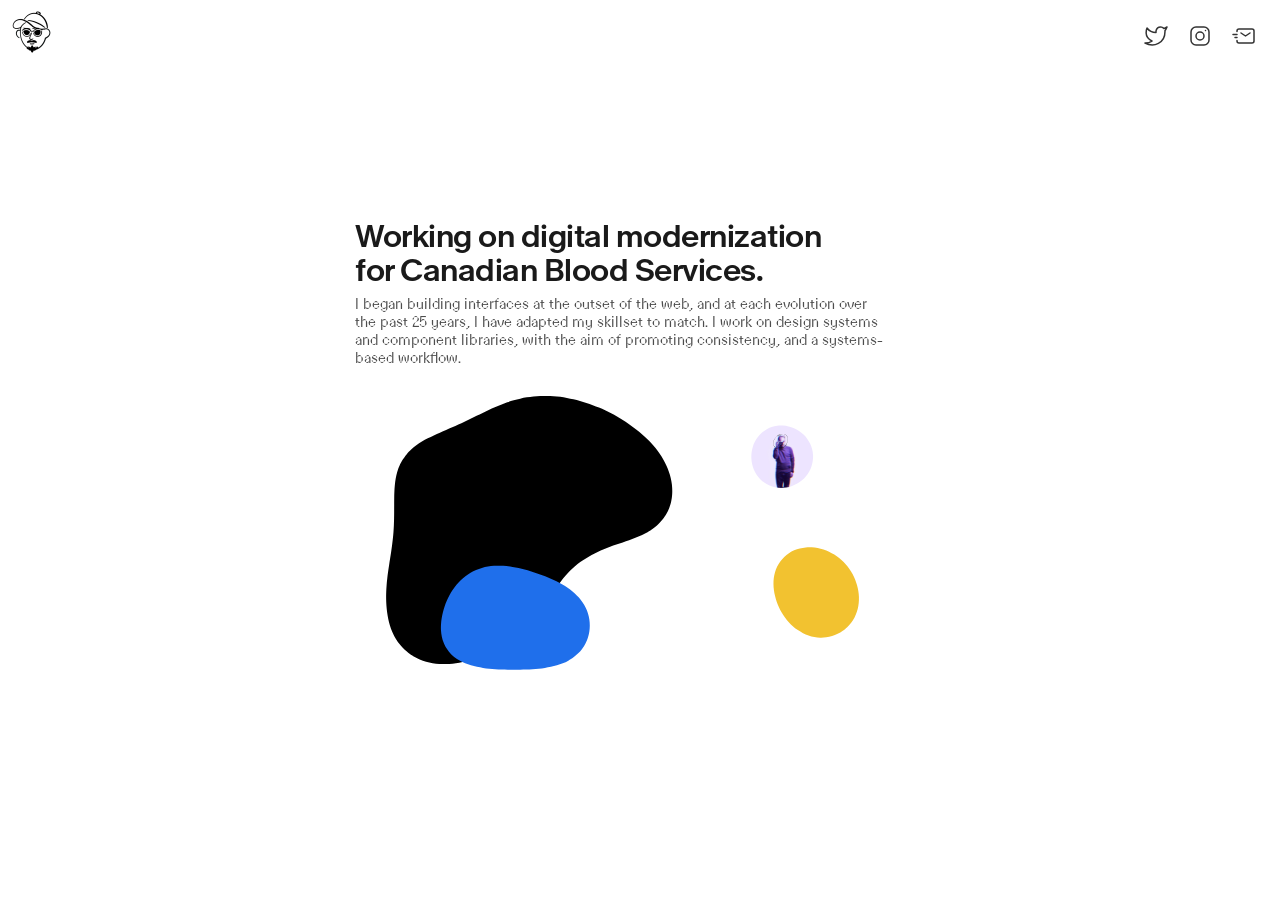
<file: index.html>
<!DOCTYPE html>
<html lang="en">
<head>
  <meta charset="UTF-8">
  <meta name="viewport" content="width=device-width, initial-scale=1.0">
  <meta name="theme-color" content="#ffffff">
  <title>Craig Hooper. Product Designer. Ottawa, Canada.</title>
  <meta name="description" content="Working on digital modernization for Canadian Blood Services.">
  <link rel="canonical" href="https://craighooper.xyz/">

  <meta property="og:title" content="Craig Hooper. Product Designer. Ottawa, Canada.">
  <meta property="og:site_name" content="Craig Hooper">
  <meta property="og:description" content="Working on digital modernization for Canadian Blood Services.">
  <meta property="og:type" content="website">
  <meta property="og:url" content="https://craighooper.xyz/">
  <meta property="og:image" content="https://craighooper.xyz/assets/share-card.jpg">
  <meta property="og:image:width" content="1200">
  <meta property="og:image:height" content="630">

  <meta name="twitter:card" content="summary_large_image">
  <meta name="twitter:title" content="Craig Hooper. Product Designer. Ottawa, Canada.">
  <meta name="twitter:description" content="Working on digital modernization for Canadian Blood Services.">
  <meta name="twitter:image" content="https://craighooper.xyz/assets/share-card.jpg">

  <link rel="icon" href="assets/favicon.ico" sizes="any">
  <link rel="icon" type="image/png" sizes="32x32" href="assets/favicon-32.png">
  <link rel="apple-touch-icon" href="assets/apple-touch-icon.png">

  <link rel="preload" href="/assets/fonts/KMRMelangeGrotesk-SemiBold.woff2" as="font" type="font/woff2" crossorigin>
  <link rel="preload" href="/assets/fonts/Parabole-Regular.woff2" as="font" type="font/woff2" crossorigin>
  <link rel="stylesheet" href="/styles.css">
  <script src="/assets/squircle.js" defer></script>
  <link rel="preload" href="/assets/portrait-blob.jpg" as="image">
  <script src="/assets/blobs.js" defer></script>

  <script type="application/ld+json">
  {
    "@context": "https://schema.org",
    "@type": "Person",
    "name": "Craig Hooper",
    "url": "https://craighooper.xyz/",
    "jobTitle": "Product Designer",
    "address": { "@type": "PostalAddress", "addressLocality": "Ottawa", "addressCountry": "Canada" },
    "sameAs": [
      "https://x.com/craigseanhooper",
      "https://www.instagram.com/craighooper",
      "https://www.cosmos.so/craighooper",
      "https://www.linkedin.com/in/craigseanhooper/"
    ]
  }
  </script>
  <script defer src="https://cloud.umami.is/script.js" data-website-id="7cd61b65-fc45-4109-a7cd-35237990d2b3"></script>
</head>
<body>

  <div class="avatar-wrap">
    <button class="avatar-btn" type="button" aria-label="Craig Hooper" data-cuelume-hover="sparkle">
      <img src="/assets/avatar.png?v=2" alt="Craig Hooper" width="48" height="48">
    </button>
  </div>

  <div class="page">
    <main class="copy">
      <h1 class="h1 headline">Working on digital modernization for Canadian Blood Services.</h1>
      <div class="bio">
        <p class="body-sm">I began building interfaces at the outset of the web, and at each evolution over the past 25 years, I have adapted my skillset to match. I work on design systems and component libraries, with the aim of promoting consistency, and a systems-based workflow.</p>
      </div>
      <!-- the blob artwork; one shape, picked at random, holds Craig's photo -->
      <div class="blobs" id="blobs" data-photo data-desktop="570x299" data-mobile="354x250"></div>
    </main>
  </div>

  <nav class="social" aria-label="Contact and social">
    <a href="https://x.com/craigseanhooper" target="_blank" rel="noopener" aria-label="Twitter" data-social="twitter" data-smooth-ring>
      <svg width="24" height="24" viewBox="0 0 24 24" fill="none" aria-hidden="true"><path d="M23 3.01006C23 3.01006 20.9821 4.20217 19.86 4.54006C19.2577 3.84757 18.4573 3.35675 17.567 3.13398C16.6767 2.91122 15.7395 2.96725 14.8821 3.29451C14.0247 3.62177 13.2884 4.20446 12.773 4.96377C12.2575 5.72309 11.9877 6.62239 12 7.54006V8.54006C10.2426 8.58562 8.50127 8.19587 6.93101 7.4055C5.36074 6.61513 4.01032 5.44869 3 4.01006C3 4.01006 -1 13.0101 8 17.0101C5.94053 18.408 3.48716 19.109 1 19.0101C10 24.0101 21 19.0101 21 7.51006C20.9991 7.23151 20.9723 6.95365 20.92 6.68006C21.9406 5.67355 23 3.01006 23 3.01006Z" stroke="currentColor" stroke-width="1.5" stroke-linecap="round" stroke-linejoin="round"/></svg>
    </a>
    <a href="https://www.instagram.com/craighooper" target="_blank" rel="noopener" aria-label="Instagram" data-social="instagram" data-smooth-ring>
      <svg width="24" height="24" viewBox="0 0 24 24" fill="none" aria-hidden="true"><path d="M12 16C14.2091 16 16 14.2091 16 12C16 9.79086 14.2091 8 12 8C9.79086 8 8 9.79086 8 12C8 14.2091 9.79086 16 12 16Z" stroke="currentColor" stroke-width="1.5" stroke-linecap="round" stroke-linejoin="round"/><path d="M3 16V8C3 5.23858 5.23858 3 8 3H16C18.7614 3 21 5.23858 21 8V16C21 18.7614 18.7614 21 16 21H8C5.23858 21 3 18.7614 3 16Z" stroke="currentColor" stroke-width="1.5"/><path d="M17.5 6.51001L17.51 6.4989" stroke="currentColor" stroke-width="1.5" stroke-linecap="round" stroke-linejoin="round"/></svg>
    </a>
    <a href="mailto:craigseanhooper@gmail.com" aria-label="Email" data-social="email" data-smooth-ring>
      <svg width="24" height="24" viewBox="0 0 24 24" fill="none" aria-hidden="true"><path d="M9 9L13.5 12L18 9" stroke="currentColor" stroke-width="1.5" stroke-linecap="round" stroke-linejoin="round"/><path d="M3 13.5H5" stroke="currentColor" stroke-width="1.5" stroke-linecap="round" stroke-linejoin="round"/><path d="M1 10.5H5" stroke="currentColor" stroke-width="1.5" stroke-linecap="round" stroke-linejoin="round"/><path d="M5 7.5V7C5 5.89543 5.89543 5 7 5H20C21.1046 5 22 5.89543 22 7V17C22 18.1046 21.1046 19 20 19H7C5.89543 19 5 18.1046 5 17V16.5" stroke="currentColor" stroke-width="1.5" stroke-linecap="round"/></svg>
    </a>
  </nav>

  <!-- Interaction sounds: cuelume 0.1.2 (MIT), in assets/vendor so nothing loads from another site. -->
  <script type="module">
    import { bind } from "/assets/vendor/cuelume-0.1.2/index.js";
    bind();
  </script>
</body>
</html>
</file>
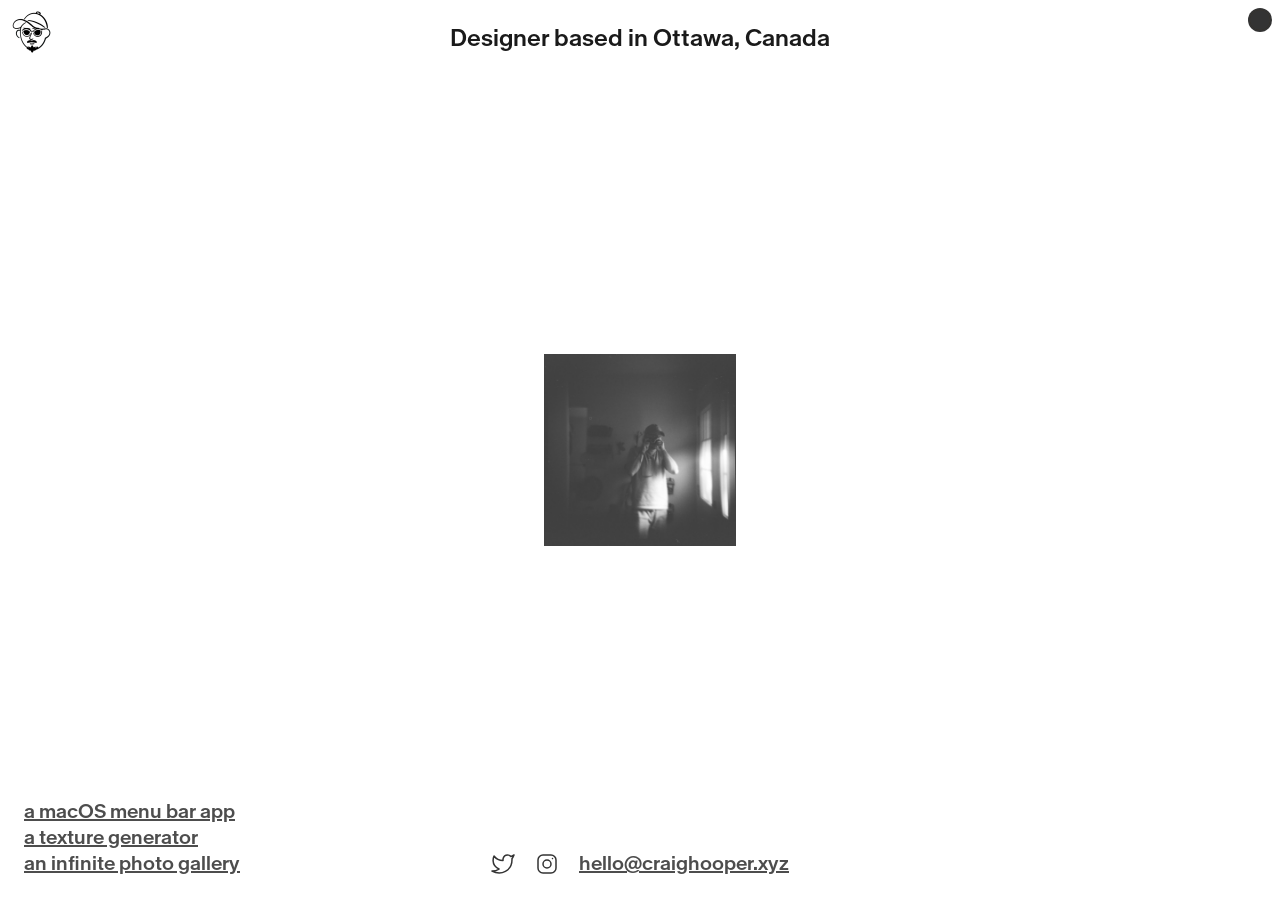
<file: preview/index.html>
<!DOCTYPE html>
<html lang="en">
<head>
  <meta charset="UTF-8">
  <meta name="viewport" content="width=device-width, initial-scale=1.0">
  <meta name="robots" content="noindex">
  <meta name="color-scheme" content="light dark">
  <meta name="theme-color" content="#ffffff" media="(prefers-color-scheme: light)">
  <meta name="theme-color" content="#1a1a1a" media="(prefers-color-scheme: dark)">
  <title>Craig Hooper. Designer based in Ottawa, Canada.</title>
  <meta name="description" content="Designer based in Ottawa, Canada.">

  <link rel="icon" href="/assets/favicon.ico" sizes="any">
  <link rel="icon" type="image/png" sizes="32x32" href="/assets/favicon-32.png">
  <link rel="apple-touch-icon" href="/assets/apple-touch-icon.png">

  <link rel="preload" href="/assets/fonts/KMRMelangeGrotesk-SemiBold.woff2" as="font" type="font/woff2" crossorigin>
  <link rel="stylesheet" href="/preview/styles.css?v=13">
  <script src="/assets/squircle.js?v=2" defer></script>
  <script src="/preview/photos.js?v=2" defer></script>
  <script src="/assets/blobs.js" defer></script>
  <script src="/preview/easter-egg.js?v=1" defer></script>
</head>
<body>

  <!-- Figma: desktop-11 (3579:157), mobile-11 (3597:165) -->
  <header>
  <div class="avatar-wrap">
    <button class="avatar-btn" type="button" aria-label="Craig Hooper" data-cuelume-hover="sparkle">
      <img src="/assets/avatar.png?v=2" alt="Craig Hooper" width="48" height="48">
    </button>
  </div>

  <!-- the dot: opens the hidden page below -->
  <a class="dot" id="dot" href="#easter-egg" aria-label="Open the hidden page"></a>
  </header>

  <main class="page">
    <!-- the photo: each click shows the next one, then back to the first (photos.js) -->
    <button class="photo" type="button" id="photo">
      <span class="photo-box">
        <img src="/assets/craig-photos/craig-1.jpg" alt="Craig taking a mirror selfie." width="192" height="192" fetchpriority="high">
      </span>
      <span class="visually-hidden">Next photo</span>
    </button>

    <div class="bottom">
      <h1 class="body-semibold-xl headline">Designer based in<br class="stacked-break"> Ottawa, Canada</h1>

      <nav class="links" aria-label="Projects">
        <a class="body-semibold-lg" href="#">a macOS menu bar app</a>
        <a class="body-semibold-lg" href="#">a texture generator</a>
        <a class="body-semibold-lg" href="#">an infinite photo gallery</a>
      </nav>

      <div class="social">
        <a class="icon-link" href="https://x.com/craigseanhooper" target="_blank" rel="noopener" aria-label="Twitter" data-smooth-ring>
          <svg width="24" height="24" viewBox="0 0 24 24" fill="none" aria-hidden="true"><path d="M23 3.01006C23 3.01006 20.9821 4.20217 19.86 4.54006C19.2577 3.84757 18.4573 3.35675 17.567 3.13398C16.6767 2.91122 15.7395 2.96725 14.8821 3.29451C14.0247 3.62177 13.2884 4.20446 12.773 4.96377C12.2575 5.72309 11.9877 6.62239 12 7.54006V8.54006C10.2426 8.58562 8.50127 8.19587 6.93101 7.4055C5.36074 6.61513 4.01032 5.44869 3 4.01006C3 4.01006 -1 13.0101 8 17.0101C5.94053 18.408 3.48716 19.109 1 19.0101C10 24.0101 21 19.0101 21 7.51006C20.9991 7.23151 20.9723 6.95365 20.92 6.68006C21.9406 5.67355 23 3.01006 23 3.01006Z" stroke="currentColor" stroke-width="1.5" stroke-linecap="round" stroke-linejoin="round"/></svg>
        </a>
        <a class="icon-link" href="https://www.instagram.com/craighooper" target="_blank" rel="noopener" aria-label="Instagram" data-smooth-ring>
          <svg width="24" height="24" viewBox="0 0 24 24" fill="none" aria-hidden="true"><path d="M12 16C14.2091 16 16 14.2091 16 12C16 9.79086 14.2091 8 12 8C9.79086 8 8 9.79086 8 12C8 14.2091 9.79086 16 12 16Z" stroke="currentColor" stroke-width="1.5" stroke-linecap="round" stroke-linejoin="round"/><path d="M3 16V8C3 5.23858 5.23858 3 8 3H16C18.7614 3 21 5.23858 21 8V16C21 18.7614 18.7614 21 16 21H8C5.23858 21 3 18.7614 3 16Z" stroke="currentColor" stroke-width="1.5"/><path d="M17.5 6.51001L17.51 6.4989" stroke="currentColor" stroke-width="1.5" stroke-linecap="round" stroke-linejoin="round"/></svg>
        </a>
        <a class="body-semibold-lg" href="mailto:hello@craighooper.xyz">hello@craighooper.xyz</a>
      </div>
    </div>
  </main>

  <!-- The hidden page under the dot (Figma: desktop-11-easter-egg 3631:378, mobile-11-easter-egg
       3631:384). Same design as the 404; the white dot goes back. -->
  <div class="easter-egg" id="easter-egg" role="dialog" aria-modal="true" aria-label="Hidden page">
    <picture>
      <source media="(max-width: 820px)" type="image/avif" srcset="/assets/bg-404-mobile.avif">
      <source media="(max-width: 820px)" srcset="/assets/bg-404-mobile.jpg">
      <source type="image/avif" srcset="/assets/bg-404-desktop.avif">
      <img src="/assets/bg-404-desktop.jpg" alt="A man in a suit sitting at a bar, his face covered by colourful shapes." fetchpriority="low" decoding="sync">
    </picture>
    <div class="blobs" id="blobs"></div>
    <a class="dot dot-back" id="dot-back" href="#" aria-label="Back to the home page"></a>
  </div>

  <!-- Interaction sounds: cuelume 0.1.2 (MIT), in assets/vendor so nothing loads from another site. -->
  <script type="module">
    import { bind } from "/assets/vendor/cuelume-0.1.2/index.js";
    bind();
  </script>
</body>
</html>
</file>
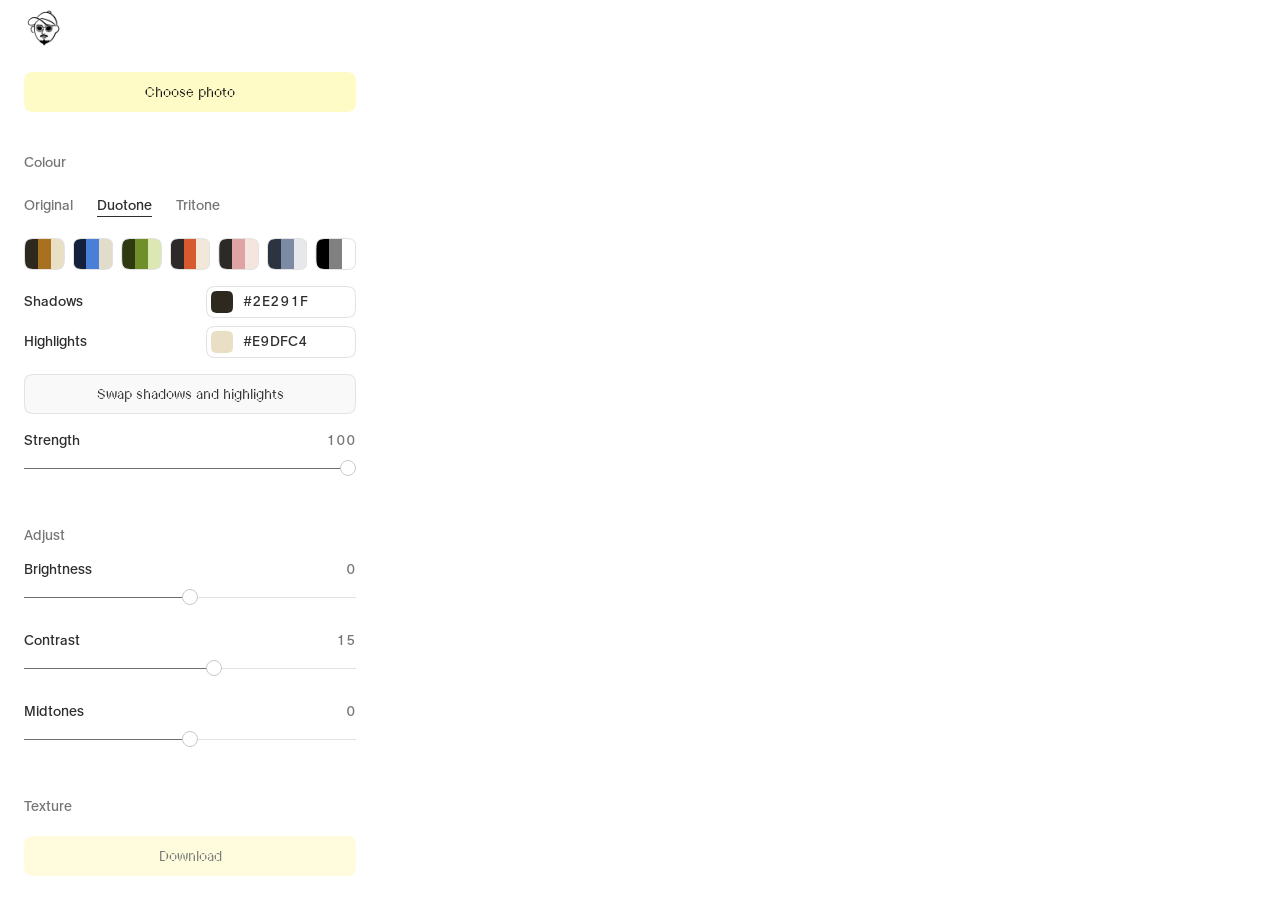
<file: lab/collage/index.html>
<!DOCTYPE html>
<html lang="en">
<head>
  <meta charset="UTF-8" />
  <meta name="viewport" content="width=device-width, initial-scale=1.0, viewport-fit=cover" />
  <meta name="robots" content="noindex" />
  <title>Lab - Photo Effects</title>
  <link rel="icon" href="/assets/favicon.ico" sizes="any" />
  <link rel="icon" type="image/png" sizes="32x32" href="/assets/favicon-32.png" />
  <link rel="apple-touch-icon" href="/assets/apple-touch-icon.png" />
  <meta name="theme-color" content="#ffffff" media="(prefers-color-scheme: light)" />
  <meta name="theme-color" content="#111111" media="(prefers-color-scheme: dark)" />
  <style>
    @font-face { font-family: "KMR Melange Grotesk"; src: url("/assets/fonts/KMRMelangeGrotesk-Book.woff2") format("woff2"); font-weight: 400; font-style: normal; font-display: swap; }
    @font-face { font-family: "Parabole"; src: url("/assets/fonts/Parabole-Regular.woff2") format("woff2"); font-weight: 400; font-style: normal; font-display: swap; }
    @font-face { font-family: "KMR Melange Grotesk"; src: url("/assets/fonts/KMRMelangeGrotesk-Medium.woff2") format("woff2"); font-weight: 500; font-style: normal; font-display: swap; }

    /* Look and feel referenced from base-ui.com; not yet in Foundations. */
    :root {
      --ui-page:     #ffffff;
      --ui-subtle:   #f9f9f9;
      --ui-control:  #f3f3f3;
      --ui-hover:    #ececec;
      --ui-border:   #e2e2e2;
      --ui-border-strong: #c9c9c9;
      --ui-text:     #2e2e2e;
      --ui-muted:    #767676;
      --ui-primary:  #2e2e2e;
      --ui-on-primary: #ffffff;
      --ui-focus:    oklch(0.55 0.2 264);
      --ui-slider:   #6e6e6e;
      --colour-accent-yellow: #fffbc6;   /* Foundations: --surface-accent */
      --colour-neutral-90: #1a1a1a;      /* Foundations: --text-on-accent */

      --space-50: 4px; --space-100: 8px; --space-150: 12px; --space-200: 16px; --space-300: 24px; --space-400: 32px; --space-500: 40px;
      --radius: 8px;
    }
    @media (prefers-color-scheme: dark) {
      :root {
        --ui-page:     #111111;
        --ui-subtle:   #181818;
        --ui-control:  #1f1f1f;
        --ui-hover:    #262626;
        --ui-border:   #2e2e2e;
        --ui-border-strong: #454545;
        --ui-text:     #ececec;
        --ui-muted:    #8e8e8e;
        --ui-primary:  #ececec;
        --ui-on-primary: #111111;
        --ui-focus:    oklch(0.72 0.15 264);
        --ui-slider:   #a8a8a8;
      }
      .avatar img { filter: invert(1); }
    }

    * { box-sizing: border-box; }
    html { color-scheme: light dark; background: var(--ui-page); }
    body {
      margin: 0; height: 100vh; height: 100dvh;
      background: var(--ui-page); color: var(--ui-text);
      font-family: "KMR Melange Grotesk", "Helvetica Neue", Arial, sans-serif;
      font-weight: 400; font-synthesis: none;
      font-feature-settings: "ss08" 1;
      font-size: 14px; line-height: 22px;
      -webkit-font-smoothing: antialiased;
    }
    button, input, output { font: inherit; font-feature-settings: inherit; color: inherit; }
    .mono { font-variant-numeric: tabular-nums; }

    /* ---------- squircle shapes ----------
       .sq elements get smoothed corners from effects.js, which writes the
       outline (--sq-outer) and a 1px-smaller copy (--sq-inner) as clip paths.
       The element's own background is the border colour; ::before is the fill.
       Before the script runs, plain rounded corners stand in. */
    .sq {
      --r: var(--radius);
      --sq-line: var(--ui-border);
      --sq-fill: var(--ui-page);
      position: relative; isolation: isolate; border: 0;
      background: var(--sq-line);
      clip-path: var(--sq-outer, inset(0 round var(--r)));
    }
    .sq::before {
      content: ""; position: absolute; inset: 1px; z-index: -1; pointer-events: none;
      background: var(--sq-fill);
      clip-path: var(--sq-inner, inset(0 round calc(var(--r) - 1px)));
    }
    .sq:focus-visible { outline: none; --sq-line: var(--ui-focus); }

    .app { display: grid; grid-template-columns: 380px 1fr; grid-template-rows: 56px 1fr; height: 100%; }

    /* ---------- header ---------- */
    .header { grid-column: 1 / -1; display: flex; align-items: center; justify-content: space-between; padding: 0 var(--space-300); }
    .avatar { display: block; width: 40px; height: 40px; border-radius: 50%; }
    .avatar img { display: block; width: 40px; height: 40px; }
    .avatar:focus-visible { outline: 2px solid var(--ui-focus); outline-offset: 3px; }

    /* ---------- sidebar: sections separated by space, not lines ---------- */
    .panel { display: flex; flex-direction: column; min-height: 0; }
    .panel-body { flex: 1; overflow-y: auto; padding: var(--space-200) var(--space-300) var(--space-300); }
    .section + .section { margin-top: var(--space-500); }
    .heading { color: var(--ui-muted); margin: 0 0 var(--space-150); font-size: 14px; line-height: 22px; font-weight: 400; }

    .field + .field { margin-top: var(--space-200); }
    .field-head { display: flex; justify-content: space-between; align-items: baseline; margin-bottom: 6px; }
    .field-head output { color: var(--ui-muted); font-variant-numeric: tabular-nums; }
    .row { display: flex; align-items: center; justify-content: space-between; gap: var(--space-150); }
    .stack > * + * { margin-top: var(--space-200); }


    /* buttons */
    .btn {
      --sq-fill: var(--ui-subtle);
      display: inline-flex; align-items: center; justify-content: center; gap: var(--space-100);
      height: 40px; padding: 0 var(--space-200); cursor: pointer; white-space: nowrap;
      font-family: "Parabole", "Helvetica Neue", Arial, sans-serif; font-feature-settings: "salt" 1, "ss08" 1;
    }
    .btn:hover { --sq-fill: var(--ui-control); }
    .btn:active { --sq-fill: var(--ui-hover); }
    .btn:disabled { opacity: 0.45; cursor: default; }
    .btn-lg { height: 40px; padding: 0 var(--space-200); }
    .btn-primary { --sq-line: var(--colour-accent-yellow); --sq-fill: var(--colour-accent-yellow); color: var(--colour-neutral-90); }
    .btn-primary:hover { --sq-fill: var(--colour-accent-yellow); filter: brightness(0.97); }
    .btn-primary:disabled { opacity: 0.6; }
    .btn-primary:focus-visible { --sq-line: var(--ui-focus); }

    /* choices (colour mode, texture colour, format): plain text, the selected one underlined */
    .tabs { display: flex; gap: var(--space-300); }
    .tabs button {
      height: 32px; padding: 0; border: 0; background: none; cursor: pointer; color: var(--ui-muted);
      text-decoration: underline; text-decoration-color: transparent; text-decoration-thickness: 1px; text-underline-offset: 6px;
    }
    .tabs button:hover { color: var(--ui-text); }
    .tabs button[aria-pressed="true"] { color: var(--ui-text); text-decoration-color: currentColor; }
    .tabs button:focus-visible { outline: 2px solid var(--ui-focus); outline-offset: 2px; border-radius: 4px; }

    /* slider: thin track, filled to the value, round thumb */
    input[type="range"] {
      -webkit-appearance: none; appearance: none; width: 100%; height: 20px; margin: 0; background: none; cursor: pointer;
      --p: 50%;
    }
    input[type="range"]::-webkit-slider-runnable-track {
      height: 1px;
      background: linear-gradient(to right, var(--ui-slider) var(--p), var(--ui-border) var(--p));
    }
    input[type="range"]::-moz-range-track { height: 1px; background: var(--ui-border); }
    input[type="range"]::-moz-range-progress { height: 1px; background: var(--ui-slider); }
    input[type="range"]::-webkit-slider-thumb {
      -webkit-appearance: none; width: 16px; height: 16px; margin-top: -7.5px; border-radius: 50%;
      background: #fff; border: 1px solid var(--ui-border-strong);
    }
    input[type="range"]::-moz-range-thumb {
      width: 16px; height: 16px; border-radius: 50%; background: #fff;
      border: 1px solid var(--ui-border-strong); box-shadow: none;
    }
    input[type="range"]:focus-visible { outline: none; }
    input[type="range"]:focus-visible::-webkit-slider-thumb { outline: 2px solid var(--ui-focus); outline-offset: 2px; }
    input[type="range"]:disabled { opacity: 0.4; cursor: default; }

    /* colour presets: the chips are clipped to the inner shape, so the line shows round them */
    .presets { display: grid; grid-template-columns: repeat(7, 1fr); gap: var(--space-100); }
    .preset { height: 32px; padding: 0; cursor: pointer; }
    .preset::before { display: none; }
    .preset .chips { position: absolute; inset: 1px; display: flex; clip-path: var(--sq-inner, inset(0 round calc(var(--r) - 1px))); }
    .preset .chips i { flex: 1; }
    .preset:hover { --sq-line: var(--ui-text); }

    /* colour fields: swatch inside a text input */
    .colour-fields { display: grid; gap: var(--space-100); }
    .colour-field { display: grid; grid-template-columns: 1fr 150px; align-items: center; gap: var(--space-150); }
    .colour-field[hidden] { display: none; }
    .input { display: flex; align-items: center; gap: var(--space-100); height: 32px; padding: 0 var(--space-100) 0 5px; }
    .input:focus-within { --sq-line: var(--ui-focus); }
    .input input[type="text"] { flex: 1; min-width: 0; border: 0; background: none; outline: none; text-transform: uppercase; }
    input[type="color"] {
      --r: 5px;
      width: 22px; height: 22px; padding: 0; border: 0; background: none; cursor: pointer; flex: none;
      clip-path: var(--sq-outer, inset(0 round 5px));
    }
    input[type="color"]::-webkit-color-swatch-wrapper { padding: 0; }
    input[type="color"]::-webkit-color-swatch { border: 0; border-radius: 0; }
    input[type="color"]::-moz-color-swatch { border: 0; border-radius: 0; }
    .colours[data-off="true"] { opacity: 0.4; pointer-events: none; }

    .panel-foot { display: grid; padding: var(--space-200) var(--space-300) var(--space-300); }

    /* ---------- stage ---------- */
    .stage {
      position: relative; min-width: 0; min-height: 0; overflow: hidden; background: var(--ui-page);
      display: grid; place-items: center; padding: 24px 56px 56px 32px;
    }
    .stage.drop { box-shadow: inset 0 0 0 2px var(--ui-focus); }   /* photos can still be dropped or pasted here */
    #preview { display: block; touch-action: none; user-select: none; }
    #preview[hidden] { display: none; }
    .status { position: absolute; left: 0; right: 0; bottom: var(--space-200); text-align: center; color: var(--ui-muted); font-size: 12px; }

    @media (max-width: 819px) {
      body { height: auto; }
      .app { display: flex; flex-direction: column; height: auto; }
      .header { height: 56px; padding: 0 var(--space-200); }
      .stage { display: block; padding: 0 var(--space-200); order: 1; }
      .status { position: static; margin-top: var(--space-100); }
      .panel { order: 2; }
      .panel-foot { order: -1; padding: var(--space-300) var(--space-200) 0; }
      .panel-body { overflow: visible; padding: var(--space-500) var(--space-200) var(--space-400); }
      .colour-field { grid-template-columns: 1fr 140px; }
    }
  </style>
</head>
<body>
  <div class="app">
    <header class="header">
      <a class="avatar" href="/" aria-label="Craig Hooper, home"><img src="/assets/avatar.png" alt="" width="40" height="40" /></a>
    </header>

    <aside class="panel" aria-label="Controls">
      <div class="panel-body">
        <section class="section">
          <button type="button" class="btn btn-primary btn-lg sq" id="choose" style="width: 100%">Choose photo</button>
        </section>

        <section class="section stack">
          <h2 class="heading">Colour</h2>
          <div class="tabs" id="mode">
            <button type="button" data-value="original">Original</button>
            <button type="button" data-value="duo">Duotone</button>
            <button type="button" data-value="tri">Tritone</button>
          </div>
          <div class="colours stack" id="colours">
            <div class="presets" id="presets"></div>
            <div class="colour-fields">
              <label class="colour-field">
                <span>Shadows</span>
                <span class="input sq"><input type="color" id="c-dark" aria-label="Shadow colour" /><input type="text" class="mono" id="c-dark-hex" maxlength="7" aria-label="Shadow colour hex" /></span>
              </label>
              <label class="colour-field" id="mid-row">
                <span>Midtones</span>
                <span class="input sq"><input type="color" id="c-mid" aria-label="Midtone colour" /><input type="text" class="mono" id="c-mid-hex" maxlength="7" aria-label="Midtone colour hex" /></span>
              </label>
              <label class="colour-field">
                <span>Highlights</span>
                <span class="input sq"><input type="color" id="c-light" aria-label="Highlight colour" /><input type="text" class="mono" id="c-light-hex" maxlength="7" aria-label="Highlight colour hex" /></span>
              </label>
            </div>
            <button type="button" class="btn sq" id="swap" style="width: 100%">Swap shadows and highlights</button>
            <div class="field">
              <div class="field-head"><label for="amount">Strength</label><output class="mono" id="amount-value"></output></div>
              <input type="range" id="amount" min="0" max="100" />
            </div>
          </div>
        </section>

        <section class="section">
          <h2 class="heading">Adjust</h2>
          <div class="field">
            <div class="field-head"><label for="brightness">Brightness</label><output class="mono" id="brightness-value"></output></div>
            <input type="range" id="brightness" min="-100" max="100" />
          </div>
          <div class="field">
            <div class="field-head"><label for="contrast">Contrast</label><output class="mono" id="contrast-value"></output></div>
            <input type="range" id="contrast" min="-100" max="100" />
          </div>
          <div class="field">
            <div class="field-head"><label for="midtones">Midtones</label><output class="mono" id="midtones-value"></output></div>
            <input type="range" id="midtones" min="-100" max="100" />
          </div>
        </section>

        <section class="section">
          <h2 class="heading">Texture</h2>
          <div class="field">
            <div class="field-head"><label for="grain">Grain</label><output class="mono" id="grain-value"></output></div>
            <input type="range" id="grain" min="0" max="100" />
          </div>
          <div class="field">
            <div class="field-head"><label for="grainSize">Grain size</label><output class="mono" id="grainSize-value"></output></div>
            <input type="range" id="grainSize" min="1" max="6" />
          </div>
          <div class="field">
            <div class="field-head"><label for="speckle">Speckle</label><output class="mono" id="speckle-value"></output></div>
            <input type="range" id="speckle" min="0" max="100" />
          </div>
          <div class="field row">
            <span>Texture colour</span>
            <div class="tabs" id="ink">
              <button type="button" data-value="dark">Dark</button>
              <button type="button" data-value="light">Light</button>
            </div>
          </div>
          <div class="field">
            <button type="button" class="btn sq" id="reseed" style="width: 100%">New texture pattern</button>
          </div>
        </section>

        <section class="section">
          <h2 class="heading">Export</h2>
          <div class="field row">
            <span>Format</span>
            <div class="tabs" id="format">
              <button type="button" data-value="jpg">JPG</button>
              <button type="button" data-value="png">PNG</button>
            </div>
          </div>
          <div class="field">
            <div class="field-head"><label for="quality">JPG quality</label><output class="mono" id="quality-value"></output></div>
            <input type="range" id="quality" min="40" max="100" />
          </div>
          <div class="field">
            <button type="button" class="btn sq" id="reset" style="width: 100%">Reset all settings</button>
          </div>
        </section>
      </div>

      <div class="panel-foot">
        <button type="button" class="btn btn-primary btn-lg sq" id="download" style="width: 100%" disabled>Download</button>
      </div>
    </aside>

    <main class="stage" id="stage">
      <canvas id="preview" hidden aria-label="Edited photo"></canvas>
      <div class="status mono" id="status" role="status"></div>
    </main>
  </div>
  <input type="file" id="file" accept="image/jpeg,image/png,image/webp,image/gif,image/avif,image/*" hidden />
  <script src="effects.js?v=10"></script>
</body>
</html>
</file>
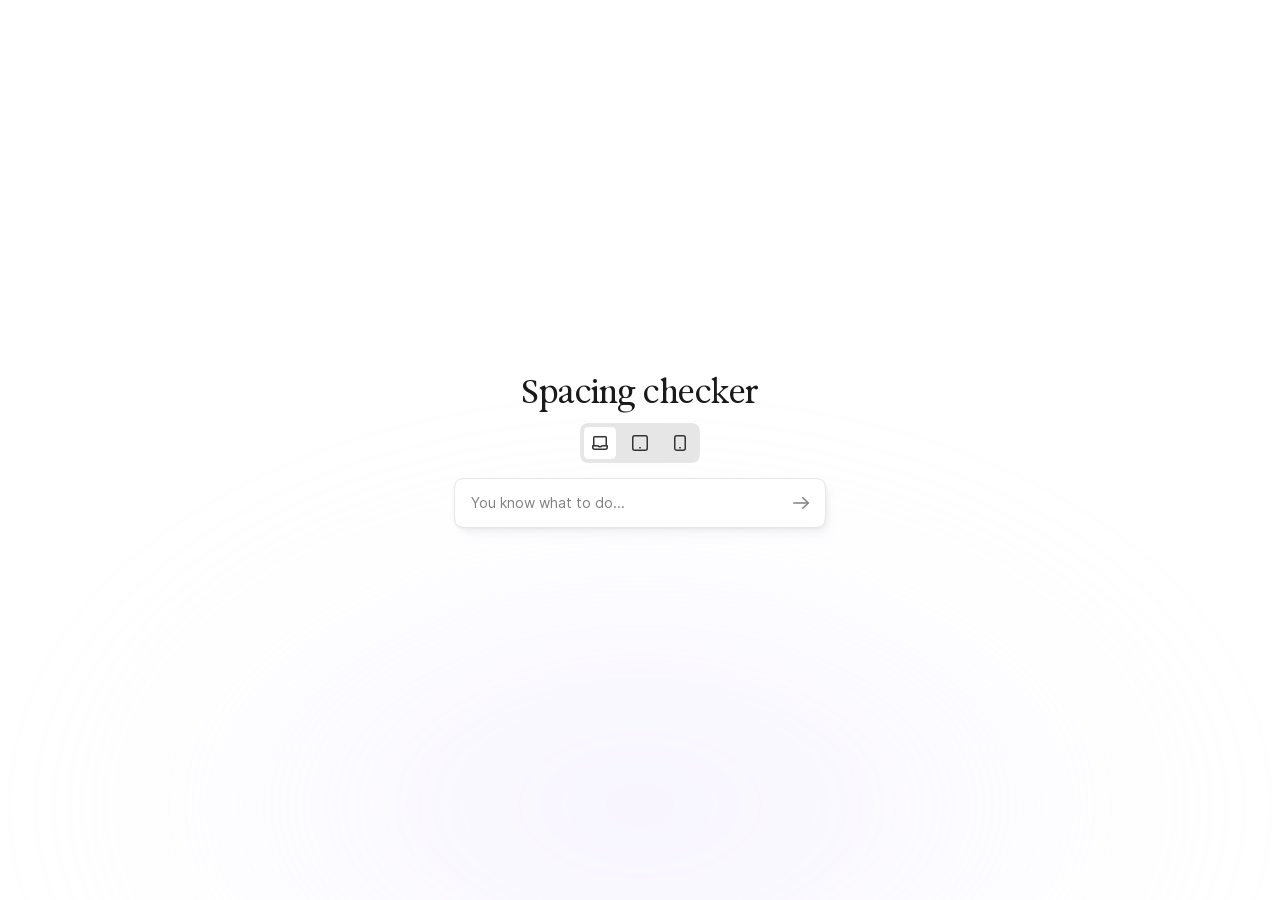
<file: lab/spacing-checker/index.html>
<!DOCTYPE html>
<html lang="en">
<head>
  <meta charset="UTF-8" />
  <meta name="viewport" content="width=device-width, initial-scale=1.0, viewport-fit=cover" />
  <meta name="robots" content="noindex" />
  <title>Spacing Checker — Craig Hooper</title>
  <meta name="description" content="Check the vertical spacing between a page's main sections at desktop, tablet and phone widths." />
  <meta property="og:title" content="Spacing Checker — Craig Hooper" />
  <meta property="og:site_name" content="Craig Hooper" />
  <meta property="og:description" content="Check the vertical spacing between a page's main sections at desktop, tablet and phone widths." />
  <meta property="og:type" content="website" />
  <meta property="og:url" content="https://craighooper.xyz/lab/spacing-checker/" />
  <meta property="og:image" content="https://craighooper.xyz/assets/share-card.jpg" />
  <meta property="og:image:width" content="1200" />
  <meta property="og:image:height" content="630" />
  <meta name="twitter:card" content="summary_large_image" />
  <meta name="twitter:title" content="Spacing Checker — Craig Hooper" />
  <meta name="twitter:description" content="Check the vertical spacing between a page's main sections at desktop, tablet and phone widths." />
  <meta name="twitter:image" content="https://craighooper.xyz/assets/share-card.jpg" />
  <link rel="icon" href="/assets/favicon.ico" sizes="any" />
  <link rel="icon" type="image/png" sizes="32x32" href="/assets/favicon-32.png" />
  <link rel="apple-touch-icon" href="/assets/apple-touch-icon.png" />
  <meta name="color-scheme" content="light" />
  <meta name="theme-color" content="#ffffff" />
  <link rel="preload" href="/assets/fonts/Exposure10.woff2" as="font" type="font/woff2" crossorigin />
  <link rel="preload" href="/assets/fonts/Inter-Regular.woff2" as="font" type="font/woff2" crossorigin />
  <link rel="stylesheet" href="styles.css" />
</head>
<body>

  <!-- Landing: Figma "canvas - desktop" (4520:718) -->
  <main class="screen landing">
    <div class="glow" aria-hidden="true"></div>

    <div class="stack">
      <h1 class="interface-heading">Spacing checker</h1>

      <div class="controls">
        <div class="selector" data-smooth="" role="group" aria-label="Breakpoint">
          <button class="toggle" data-smooth="ring" type="button" aria-pressed="true" data-breakpoint="desktop" aria-label="Desktop">
            <svg viewBox="0 0 24 24" fill="none" stroke="currentColor" stroke-width="1.5" stroke-linecap="round" stroke-linejoin="round" aria-hidden="true">
              <path d="M5.75 14.75H4.75V16.25C4.75 17.3546 5.6454 18.25 6.75 18.25H17.25C18.3546 18.25 19.25 17.3546 19.25 16.25V14.75H14C14 14.75 13.6562 15.75 12 15.75C10.3438 15.75 10 14.75 10 14.75H5.75ZM5.75 14.75V6.75C5.75 6.1977 6.1977 5.75 6.75 5.75H17.25C17.8023 5.75 18.25 6.1977 18.25 6.75V14.75"/>
            </svg>
          </button>
          <button class="toggle" data-smooth="ring" type="button" aria-pressed="false" data-breakpoint="tablet" aria-label="Tablet">
            <svg viewBox="0 0 24 24" fill="none" stroke="currentColor" stroke-width="1.5" stroke-linecap="round" stroke-linejoin="round" aria-hidden="true">
              <path d="M4.75 6.75C4.75 5.64543 5.64543 4.75 6.75 4.75H17.25C18.3546 4.75 19.25 5.64543 19.25 6.75V17.25C19.25 18.3546 18.3546 19.25 17.25 19.25H6.75C5.64543 19.25 4.75 18.3546 4.75 17.25V6.75Z"/>
              <path d="M12.25 16.75H11.75"/>
            </svg>
          </button>
          <button class="toggle" data-smooth="ring" type="button" aria-pressed="false" data-breakpoint="phone" aria-label="Phone">
            <svg viewBox="0 0 24 24" fill="none" stroke="currentColor" stroke-width="1.5" stroke-linecap="round" stroke-linejoin="round" aria-hidden="true">
              <path d="M15.2502 19.25H8.75C7.64543 19.25 6.75 18.3546 6.75 17.25V6.75C6.75 5.64543 7.64543 4.75 8.75 4.75H15.2502C16.3548 4.75 17.2502 5.64543 17.2502 6.75V17.25C17.2502 18.3546 16.3548 19.25 15.2502 19.25Z"/>
              <path d="M11.75 16.75H12.25"/>
            </svg>
          </button>
        </div>

        <form class="field" data-smooth="edge ring" autocomplete="off">
          <input class="interface-body-sm" type="text" name="url" inputmode="url" spellcheck="false"
                 placeholder="You know what to do..." aria-label="Page address" />
          <button class="go" data-smooth="ring" type="submit" aria-label="Check spacing">
            <svg viewBox="0 0 24 24" fill="none" stroke="currentColor" stroke-width="1.5" stroke-linecap="round" stroke-linejoin="round" aria-hidden="true">
              <path d="M13.75 6.75L19.25 12L13.75 17.25"/>
              <path d="M19 12H4.75"/>
            </svg>
          </button>
        </form>
      </div>
    </div>
  </main>

  <!-- After an address is entered: Figma "canvas - desktop / loading" (4577:222) -->
  <main class="screen tool" hidden>
    <h1 class="visually-hidden">Spacing checker</h1>
    <div class="page"></div>
    <div class="progress" role="progressbar" aria-label="Loading page"></div>

    <div class="bar-area">
      <div class="strip" data-smooth="">
        <!-- the breakpoint selector is copied in here from the landing screen -->
        <span class="width interface-body-sm" aria-label="Width being measured"></span>

        <form class="field" data-smooth="edge ring" autocomplete="off">
          <input class="interface-body-sm" type="text" name="url" inputmode="url" spellcheck="false"
                 placeholder="You know what to do..." aria-label="Page address" />
          <button class="go" data-smooth="ring" type="submit" aria-label="Check spacing">
            <svg viewBox="0 0 24 24" fill="none" stroke="currentColor" stroke-width="1.5" stroke-linecap="round" stroke-linejoin="round" aria-hidden="true">
              <path d="M13.75 6.75L19.25 12L13.75 17.25"/>
              <path d="M19 12H4.75"/>
            </svg>
          </button>
        </form>

        <button class="switch" type="button" role="switch" aria-checked="true">
          <span class="interface-body-sm">Specs</span>
          <span class="track" aria-hidden="true"><span class="knob"></span></span>
        </button>
      </div>
    </div>
  </main>

  <!-- Under 1024 wide: Figma "canvas - desktop - message" (4567:213) -->
  <div class="screen small-screen">
    <div class="glow" aria-hidden="true"></div>
    <p class="interface-heading">Not optimized for phones or small screens</p>
  </div>

  <!-- Read out by screen readers: what the tool is doing right now. Kept outside the
       screens so it's always present, which screen readers need to announce changes. -->
  <p class="visually-hidden" role="status"></p>

  <script src="script.js"></script>
  <script src="smooth-corners.js"></script>
</body>
</html>
</file>
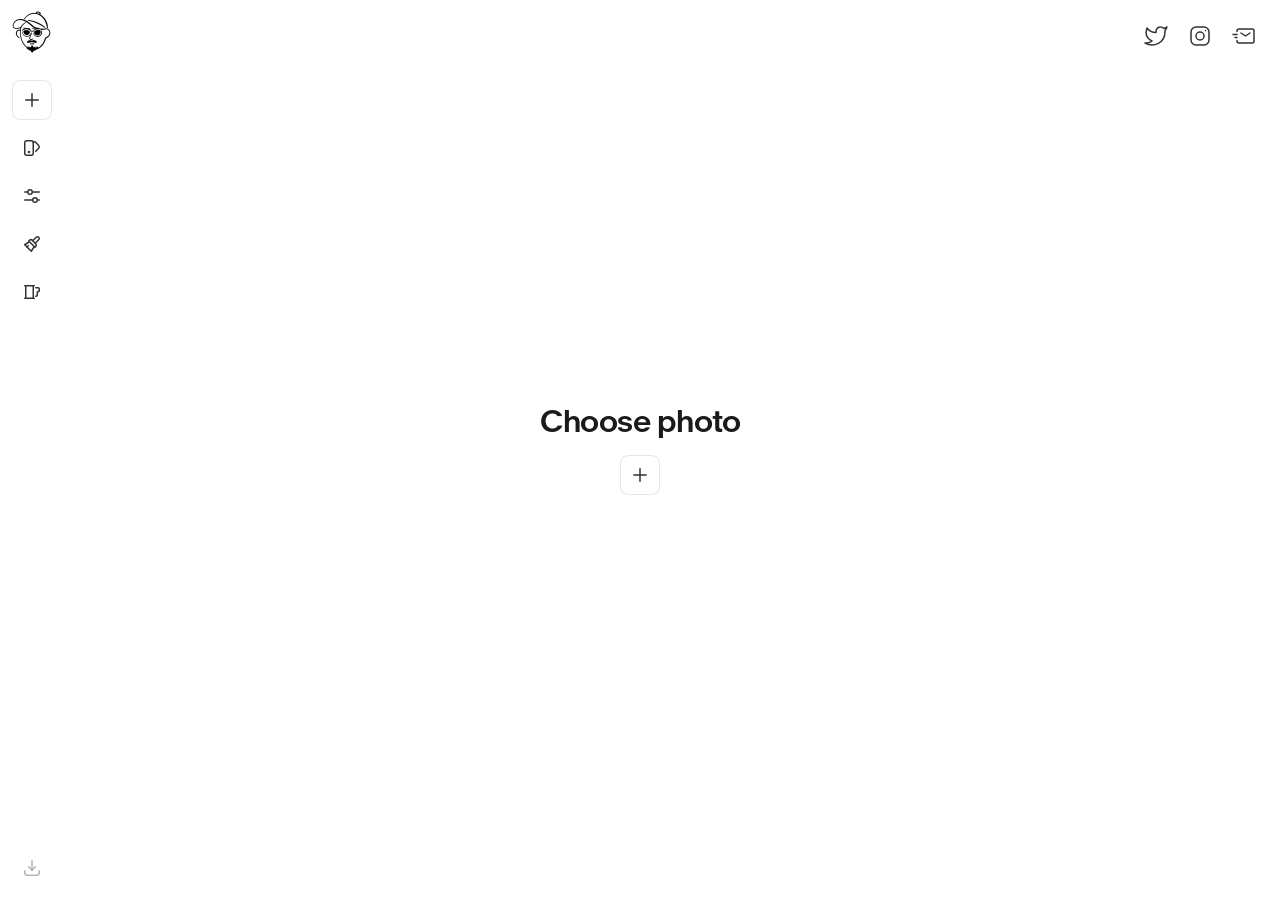
<file: lab/texture-generator/index.html>
<!DOCTYPE html>
<html lang="en">
<head>
  <meta charset="UTF-8" />
  <meta name="viewport" content="width=device-width, initial-scale=1.0, viewport-fit=cover" />
  <meta name="robots" content="noindex" />
  <title>Texture Generator — Craig Hooper</title>
  <meta name="description" content="Give a photo a printed look: duotone or tritone colour, misregistration, vignette and film grain. Everything runs in your browser.">
  <link rel="canonical" href="https://craighooper.xyz/lab/texture-generator/">
  <meta property="og:title" content="Texture Generator — Craig Hooper">
  <meta property="og:site_name" content="Craig Hooper">
  <meta property="og:description" content="Give a photo a printed look: duotone or tritone colour, misregistration, vignette and film grain. Everything runs in your browser.">
  <meta property="og:type" content="website">
  <meta property="og:url" content="https://craighooper.xyz/lab/texture-generator/">
  <meta property="og:image" content="https://craighooper.xyz/assets/share-card.jpg">
  <meta property="og:image:width" content="1200">
  <meta property="og:image:height" content="630">
  <meta name="twitter:card" content="summary_large_image">
  <meta name="twitter:title" content="Texture Generator — Craig Hooper">
  <meta name="twitter:description" content="Give a photo a printed look: duotone or tritone colour, misregistration, vignette and film grain. Everything runs in your browser.">
  <meta name="twitter:image" content="https://craighooper.xyz/assets/share-card.jpg">
  <link rel="icon" href="/assets/favicon.ico" sizes="any" />
  <link rel="icon" type="image/png" sizes="32x32" href="/assets/favicon-32.png" />
  <link rel="apple-touch-icon" href="/assets/apple-touch-icon.png" />
  <meta name="theme-color" content="#ffffff" />
  <style>
    /* Foundations Typography, Melange mode: headings Melange SemiBold, everything else Melange Regular */
    @font-face { font-family: "KMR Melange Grotesk"; src: url("/assets/fonts/KMRMelangeGrotesk-Regular.woff2") format("woff2"); font-weight: 400; font-style: normal; font-display: swap; }
    @font-face { font-family: "KMR Melange Grotesk"; src: url("/assets/fonts/KMRMelangeGrotesk-SemiBold.woff2") format("woff2"); font-weight: 600; font-style: normal; font-display: swap; }

    /* Foundations tokens, Light only: this tool has no dark mode.
       Figma names in the comments. Space names follow this repo, not Figma
       (Figma space/200 = 12px, CSS --space-200 = 16px), so go by the pixels. */
    :root {
      --surface-page: #ffffff;           /* surface/page */
      --border-subtle: #e6e6e6;          /* border/subtle */
      --text-primary: #1a1a1a;           /* text/primary */
      --text-secondary: #4d4d4d;         /* text/secondary */
      --text-muted: #808080;             /* text/muted */
      --icon-disabled: #b3b3b3;          /* icon/disabled */
      --icon-primary: #333333;           /* icon/primary: neutral 80 (11 November) */
      --icon-hover: #1a1a1a;             /* icon/hover: neutral 90 */
      --surface-avatar: #ffffff;         /* surface/avatar */
      --surface-accent: #fffbc6;         /* surface/accent: the only colour, "you are here" */
      --text-on-accent: #1a1a1a;         /* text/on-accent */
      --control-fill-hover: #e6e6e6;     /* control/fill/hover */
      --control-fill-field: #ffffff;     /* control/fill/field */
      --control-fill-on-panel: #f2f2f2;  /* control/fill/on-panel */
      --border-focus: #1a1a1a;           /* border/focus */
      --border-selected: #1a1a1a;        /* border/selected: the preset in use */
      --control-switch-track-on: #1a1a1a;   /* control/switch/track-on: the slider's fill */
      --control-segment-track: #e6e6e6;  /* control/segment/track */
      --surface-scrim: rgba(0, 0, 0, 0.8);   /* surface/scrim */
      --surface-action: #333333;         /* surface/action */
      --surface-action-hover: #1a1a1a;   /* surface/action-hover */
      --text-on-action: #ffffff;         /* text/on-action */
      --drop-outline: oklch(0.55 0.2 264);   /* thin blue outline while a photo is dragged in */

      --space-50: 4px; --space-100: 8px; --space-150: 12px; --space-200: 16px; --space-250: 20px; --space-300: 24px; --space-400: 32px; --space-500: 40px;
      --radius-xs: 4px;                  /* radius/xs */
      --radius: 8px;                     /* radius/sm */
      --radius-lg: 16px;                 /* radius/lg */
      --radius-full: 999px;              /* radius/full */
      --stroke-sm: 1px;                  /* stroke/sm */
      --focus-ring: 2px;

      --font-size-12: 12px; --line-height-18: 18px;   /* section headings, button labels */
      --font-size-14: 14px; --line-height-20: 20px;   /* everything else */
      --font-size-24: 24px; --line-height-26: 26px;   /* interface/heading/sm: Choose photo on phones */
      --font-size-32: 32px; --line-height-34: 34px;   /* interface/heading/lg: Choose photo on desktop */
      --font-family-heading: "KMR Melange Grotesk", "Helvetica Neue", Arial, sans-serif;   /* font-family/heading and /body-strong */
      --font-family-body: "KMR Melange Grotesk", "Helvetica Neue", Arial, sans-serif;                 /* font-family/body */
      --font-weight-semibold: 600;       /* font-style/heading, /body-semibold */
      --letter-spacing-heading: -0.5px;

      --rail-width: calc(var(--avatar-lg) + var(--space-100) * 2);   /* 64: the 48 avatar with 8 each side */
      --panel-width: 380px;
      --rail-button: 40px;
      --avatar-sm: 32px;                 /* avatar/sm: the 32 circle (phones) */
      --avatar-lg: 48px;                 /* avatar/lg: the 48 circle (desktop) */
      --icon-md: 24px;
      --icon-sm: 20px;
      --control-height: 32px;            /* tabs, hex boxes */
      --button-height: calc(var(--space-150) * 2 + var(--line-height-20) + var(--stroke-sm) * 2);   /* 46: 12 + 20 + 12 inside the 1px outline */
      --tab-width: 80px;
      --swatch: 24px;
      --chip: 32px;
      --label-column: 80px;              /* as wide as "Highlights", so the hex boxes line up */
      --slider-bar: var(--space-150);    /* 12 tall on desktop (Figma Size=Large, space/200); 16 on phones */
      --dialog-width: 379px;

      /* mobile (below 1024): bottom bar and sheets, designed at 390 */
      --control-fill-open: #cccccc;      /* control/fill/open: the sheet grabber */
      --header-height: calc(var(--space-100) + var(--avatar-sm) + var(--space-200));         /* avatar 8 in, then 16 clear: 56 */
      --bar-height: calc(var(--space-150) * 2 + var(--rail-button) + var(--stroke-sm));      /* 65, plus the phone's safe area */
      --sheet-height: 236px;             /* every phone menu (Craig, 9 November: 314 until the colour fields were hidden) */
      --grabber-width: 36px;
      --grabber-height: 4px;
      /* Foundations effect style shadow/md-up */
      --shadow-md-up: drop-shadow(0 -3px 9px rgba(0, 0, 0, 0.05)) drop-shadow(0 -10px 16.5px rgba(0, 0, 0, 0.04)) drop-shadow(0 -22px 24px rgba(0, 0, 0, 0.02)) drop-shadow(0 -38px 27px rgba(0, 0, 0, 0.01));
      /* Foundations effect style shadow/lg, as drop shadows so it follows the squircle */
      --shadow-sm: drop-shadow(1px 1px 2.25px rgba(0, 0, 0, 0.05)) drop-shadow(3px 5px 5.25px rgba(0, 0, 0, 0.04)) drop-shadow(8px 12px 6.75px rgba(0, 0, 0, 0.02)) drop-shadow(14px 22px 8.25px rgba(0, 0, 0, 0.01));   /* shadow/sm */
      --shadow-xs: drop-shadow(0 1px 1.5px rgba(0, 0, 0, 0.05)) drop-shadow(2px 3px 3px rgba(0, 0, 0, 0.04)) drop-shadow(4px 7px 4px rgba(0, 0, 0, 0.02)) drop-shadow(8px 13px 5px rgba(0, 0, 0, 0.01));   /* shadow/xs: the floating panel */
      --shadow-lg: drop-shadow(3px 4px 15px rgba(0, 0, 0, 0.05)) drop-shadow(10px 16px 28.5px rgba(0, 0, 0, 0.04)) drop-shadow(23px 36px 39px rgba(0, 0, 0, 0.02)) drop-shadow(40px 64px 45px rgba(0, 0, 0, 0.01));
    }

    * { box-sizing: border-box; }
    /* no iPhone tap flash: Safari's grey tap rectangle ignores the squircle corners; every control shows its own pressed or selected state */
    * { -webkit-tap-highlight-color: transparent; }
    html { color-scheme: light; background: var(--surface-page); }
    body {
      margin: 0; height: 100vh; height: 100dvh;
      background: var(--surface-page); color: var(--text-primary);
      font-family: var(--font-family-body);
      font-size-adjust: from-font;   /* the fallback matches the web font's size while it loads */
      font-weight: 400; font-synthesis: none;
      font-size: var(--font-size-14); line-height: var(--line-height-20); letter-spacing: 0;
      -webkit-font-smoothing: antialiased;
    }
    button, input, output { font: inherit; color: inherit; }

    /* ---------- squircle shapes ----------
       .sq elements get smoothed corners from effects.js, which writes the
       outline (--sq-outer), a 1px-smaller copy (--sq-inner) and a 2px-larger
       copy for the focus ring (--sq-ring) as clip paths.
       The element's own background is the border colour; ::before is the fill.
       Before the script runs, plain rounded corners stand in. */
    .sq {
      --r: var(--radius);
      --sq-line: var(--border-subtle);
      --sq-fill: var(--surface-page);
      position: relative; isolation: isolate; border: 0;
      background: var(--sq-line);
      clip-path: var(--sq-outer, inset(0 round var(--r)));
    }
    .sq::before {
      content: ""; position: absolute; inset: var(--stroke-sm); z-index: -1; pointer-events: none;
      background: var(--sq-fill);
      clip-path: var(--sq-inner, inset(0 round calc(var(--r) - var(--stroke-sm))));
    }
    /* focus: a 2px ring just outside the edge, following the squircle.
       The element's clip grows to the ring's outline, and ::after paints only
       the band between that and the element's own edge (--sq-band).
       Hex boxes show it for the keyboard or typing, not for a click on the swatch. */
    .sq:focus-visible, .input:has(:focus-visible) {
      outline: none;
      clip-path: var(--sq-ring, inset(calc(var(--focus-ring) * -1) round calc(var(--r) + var(--focus-ring))));
    }
    .sq:focus-visible::after, .input:has(:focus-visible)::after {
      content: ""; position: absolute; inset: calc(var(--focus-ring) * -1); pointer-events: none;
      background: var(--border-focus);
      clip-path: var(--sq-band, none);
    }

    /* rail | panel (only while open) | photo. The rail never moves; the photo takes what's left. */
    .app { display: grid; grid-template-columns: var(--rail-width) 1fr; grid-template-rows: 1fr; height: 100%; }
    .app.open { grid-template-columns: var(--rail-width) var(--panel-width) 1fr; }
    .rail { grid-column: 1; grid-row: 1; }
    .panel { grid-column: 2; grid-row: 1; }
    .stage { grid-column: -2 / -1; grid-row: 1; }

    /* ---------- icons: Foundations line icons, drawn in the text colour ---------- */
    .icon { display: block; width: var(--icon-md); height: var(--icon-md); flex: none; fill: none; stroke: currentColor; stroke-width: 1.5; stroke-linecap: round; stroke-linejoin: round; }
    .icon * { vector-effect: non-scaling-stroke; }   /* keeps the 1.5 line at 20px too, as in Figma */

    /* ---------- rail ---------- */
    .rail {
      display: flex; flex-direction: column; justify-content: space-between; align-items: center;
      min-height: 0; padding: var(--space-100) var(--space-100) var(--space-150);   /* avatar 8 from the top and left, as on the homepage and gallery */
    }
    .rail-top { display: flex; flex-direction: column; align-items: center; gap: var(--space-300); }
    .rail-sections { display: flex; flex-direction: column; gap: var(--space-100); }
    .rail-btn {
      --sq-line: transparent; --sq-fill: transparent;
      display: grid; place-items: center; width: var(--rail-button); height: var(--rail-button); padding: 0;
      color: var(--icon-primary); cursor: pointer;
    }
    @media (hover: hover) { .rail-btn:hover { --sq-line: var(--control-fill-hover); --sq-fill: var(--control-fill-hover); } }
    .rail-btn[aria-expanded="true"], .rail-btn[aria-expanded="true"]:hover { --sq-line: var(--surface-accent); --sq-fill: var(--surface-accent); color: var(--text-on-accent); }
    .rail-btn.outline { --sq-line: var(--border-subtle); --sq-fill: var(--surface-page); }   /* Choose photo starts the process */
    @media (hover: hover) { .rail-btn.outline:hover { --sq-fill: var(--control-fill-hover); } }
    .rail-btn:disabled, .rail-btn:disabled:hover { --sq-line: transparent; --sq-fill: transparent; color: var(--icon-disabled); cursor: default; }

    /* ---------- avatar: top of the rail ---------- */
    /* avatar/static Size=Small: a 32 circle, the drawing itself, no padding. A full circle: no smoothing */
    .avatar {
      display: grid; place-items: center; width: var(--avatar-sm); height: var(--avatar-sm);
      border-radius: var(--radius-full); background: var(--surface-avatar);
    }
    .avatar-mobile { display: none; }
    .avatar img { display: block; width: var(--avatar-sm); height: var(--avatar-sm); }
    /* Focus: border/focus at stroke/md, on the edge of the circle, no gap */
    .avatar:focus-visible { outline: var(--focus-ring) solid var(--border-focus); outline-offset: calc(var(--focus-ring) * -1); }

    /* ---------- social icons: top right, as on the homepage (Figma "social": icon/lg, space/400 gap, 24 in) ---------- */
    .social {
      position: fixed; top: var(--space-300); right: var(--space-300); z-index: 1;
      display: flex; align-items: center; gap: var(--space-250);
    }
    .social a { position: relative; display: block; width: var(--icon-md); height: var(--icon-md); color: var(--icon-primary); }
    .social svg { display: block; width: 100%; height: 100%; }
    .social svg * { vector-effect: non-scaling-stroke; }   /* stroke stays 1.5 at any icon size, as on the homepage */
    @media (max-width: 1023px) {   /* phones: 16 in, as on the homepage; icons 20 (Foundations icon/md) */
      .social { top: var(--space-200); right: var(--space-200); }
      .social a { width: var(--icon-sm); height: var(--icon-sm); }
    }
    /* touch: an invisible 44px tap area round each icon (half the gap each side), the look unchanged */
    @media (pointer: coarse) { .social a::before { content: ""; position: absolute; inset: calc(var(--space-250) / -2); } }
    @media (hover: hover) { .social a:hover { color: var(--icon-hover); } }
    /* Focus: border/focus at stroke/md, space/50 outside, radius/xs smoothed 100% (shape from effects.js) */
    .social a:focus-visible { outline: var(--focus-ring) solid var(--border-focus); outline-offset: var(--space-50); }
    .social a[data-ring]:focus-visible { outline: none; }
    .social a[data-ring]:focus-visible::after {
      content: ""; position: absolute; inset: calc((var(--space-50) + var(--focus-ring)) * -1); pointer-events: none;
      background: var(--border-focus); clip-path: var(--sq-social-ring);
    }
    /* Hover on desktop: the avatar spins (with the homepage's sparkle sound), as on the homepage */
    @media (hover: hover) and (min-width: 1024px) {
      .rail .avatar:hover { animation: avatar-spin 0.55s cubic-bezier(0.7, 0, 0.3, 1); }
    }
    @media (prefers-reduced-motion: reduce) { .rail .avatar:hover { animation: none; } }
    @keyframes avatar-spin { from { transform: rotate(0deg); } to { transform: rotate(360deg); } }
    /* desktop rail: avatar/static Size=Large, a 48 circle */
    .rail .avatar { width: var(--avatar-lg); height: var(--avatar-lg); }
    .rail .avatar img { width: var(--avatar-lg); height: var(--avatar-lg); }

    /* ---------- panel: all four sections, scrolling on its own ---------- */
    /* desktop: the panel floats 8px in from the top and bottom, 16px squircle corners, a 1px outline, shadow/xs.
       It sits above the photo area, so its shadow falls across it rather than being covered. */
    .panel { position: relative; z-index: 1; isolation: isolate; display: flex; flex-direction: column; min-height: 0; margin: var(--space-100) 0; }
    /* the shadow sits on its own layer behind the panel: Safari drops a shadow
       from anything with a scrolling area inside */
    .panel::before {
      content: ""; position: absolute; inset: 0; z-index: -1; pointer-events: none;
      background: var(--surface-page); border-radius: var(--radius-lg);   /* hidden under the squircle; only its shadow shows */
      filter: var(--shadow-xs);
    }
    .panel[hidden] { display: none; }
    .panel-sheet {
      position: relative; isolation: isolate; display: flex; flex-direction: column; flex: 1; min-height: 0;
      padding: var(--stroke-sm);   /* contents sit inside the 1px outline, as in Figma */
      background: var(--border-subtle); clip-path: var(--sq-outer, inset(0 round var(--radius-lg)));
    }
    .panel-sheet::before {
      content: ""; position: absolute; inset: var(--stroke-sm); z-index: -1; pointer-events: none;
      background: var(--surface-page); clip-path: var(--sq-inner, inset(0 round calc(var(--radius-lg) - var(--stroke-sm))));
    }
    .grabber { display: none; }
    /* fixed header above the scrolling sections: close-panel button at the top right, 24 in */
    .panel-head { display: flex; justify-content: flex-end; flex: none; padding: var(--space-100) var(--space-100) 0; }   /* close-panel button 8 in */
    .panel-body, .dialog { color: var(--text-secondary); }   /* labels, hex codes, values, Format */
    .input input[type="text"] { color: inherit; }
    .panel-body { position: relative; flex: 1; overflow-y: auto; padding: 0 var(--space-300) var(--space-300); }
    .section + .section { margin-top: var(--space-500); }
    /* the Export heading takes focus when the dialog opens (so no button shows a ring); it isn't a control */
    #export-title:focus { outline: none; }
    .heading {
      display: flex; align-items: center; gap: var(--space-100); margin: 0 0 var(--space-300);
      color: var(--text-primary); font-size: var(--font-size-12); line-height: var(--line-height-18);
      font-family: var(--font-family-heading); font-weight: var(--font-weight-semibold);   /* body-semibold/xs */
    }
    .heading .icon { width: var(--icon-sm); height: var(--icon-sm); }

    .field + .field { margin-top: var(--space-200); }
    .field-head { display: flex; justify-content: space-between; align-items: center; margin-bottom: var(--space-100); }
    .row { display: flex; align-items: center; justify-content: space-between; gap: var(--space-150); }
    .stack > * + * { margin-top: var(--space-200); }

    /* buttons: 46 tall, grey with an outline; .btn-action is the dark grey one. Labels: interface/body/sm/lg */
    .btn {
      --sq-line: var(--border-subtle); --sq-fill: var(--control-fill-on-panel);
      display: inline-flex; align-items: center; justify-content: center; gap: var(--space-100);
      height: var(--button-height); padding: 0 var(--space-200); cursor: pointer; white-space: nowrap;
      font-size: var(--font-size-14); line-height: var(--line-height-20); font-weight: 400;
    }
    @media (hover: hover) { .btn:hover { --sq-fill: var(--control-fill-hover); } }
    .btn:disabled { opacity: 0.45; cursor: default; }
    .btn-action { --sq-line: var(--surface-action); --sq-fill: var(--surface-action); color: var(--text-on-action); }
    @media (hover: hover) { .btn-action:hover { --sq-line: var(--surface-action-hover); --sq-fill: var(--surface-action-hover); } }

    /* tabs (colour mode, format): plain text; the selected one sits on the yellow */
    .tabs { display: flex; gap: var(--space-50); }
    .tabs button {
      --sq-line: transparent; --sq-fill: transparent;
      width: var(--tab-width); height: var(--control-height); padding: 0 var(--space-150);
      cursor: pointer; color: var(--text-muted);
    }
    @media (hover: hover) { .tabs button:hover { color: var(--text-primary); } }
    .tabs button[aria-pressed="true"] { --sq-line: var(--surface-accent); --sq-fill: var(--surface-accent); color: var(--text-on-accent); }

    /* slider: a 16px grey bar filled to the value in near-black; the value reads out above it.
       Sliders running from -100 to 100 fill out from the centre (0). The real range input
       sits on top, invisible, for the mouse and keyboard; touch is handled by effects.js. */
    .bar {
      position: relative; display: block; height: var(--slider-bar);
      border-radius: var(--radius-full); background: var(--control-segment-track);
    }
    .bar-fill { position: absolute; top: 0; bottom: 0; left: 0; width: 0; border-radius: var(--radius-full); background: var(--control-switch-track-on); }
    .bar input[type="range"] {
      -webkit-appearance: none; appearance: none; position: absolute; inset: 0; width: 100%; height: 100%;
      margin: 0; opacity: 0; cursor: pointer;
    }
    .bar input[type="range"]::-webkit-slider-thumb { -webkit-appearance: none; width: 1px; height: var(--slider-bar); }
    .bar input[type="range"]::-moz-range-thumb { width: 1px; height: var(--slider-bar); border: 0; }
    .bar:has(input:focus-visible) { outline: var(--focus-ring) solid var(--border-focus); }
    .bar input[type="range"]:disabled { cursor: default; }
    .readout { font-variant-numeric: tabular-nums; }
    /* touch: a tap or an up-down swipe leaves the slider alone (the sheet scrolls);
       only a sideways drag moves it, from where it already is (effects.js) */
    @media (pointer: coarse) {
      .field:has(.bar) { touch-action: pan-y; }
      .bar input[type="range"] { pointer-events: none; }
    }

    /* colour presets: 8px squircle squares split into the preset's colours */
    .presets { display: flex; justify-content: space-between; }
    .preset {
      --sq-line: transparent;
      flex: none; width: var(--chip); height: var(--chip); padding: 0; cursor: pointer; transition: transform 0.12s ease;
    }
    .preset .chips { position: absolute; inset: 0; display: flex; }
    .preset .chips i { flex: 1; }
    @media (hover: hover) { .preset:hover { transform: scale(1.08); } }
    /* the black-and-white chip gets an outline so its white half doesn't vanish into the page */
    .preset:last-child { --sq-line: var(--border-subtle); }
    .preset:last-child .chips { inset: var(--stroke-sm); clip-path: var(--sq-inner, inset(0 round calc(var(--r) - var(--stroke-sm)))); }
    /* the preset in use: a 2px border/selected stroke (stroke/md) just outside the edge, drawn like the focus ring */
    .preset[aria-pressed="true"] { clip-path: var(--sq-ring, inset(calc(var(--focus-ring) * -1) round calc(var(--r) + var(--focus-ring)))); }
    .preset[aria-pressed="true"]::after {
      content: ""; position: absolute; inset: calc(var(--focus-ring) * -1); pointer-events: none;
      background: var(--border-selected); clip-path: var(--sq-band, none);
    }
    /* Original uses no preset: no ring, so the greyed-out chips stay clean squircles */
    .colours[data-off="true"] .preset[aria-pressed="true"] { clip-path: var(--sq-outer, inset(0 round var(--r))); }
    .colours[data-off="true"] .preset[aria-pressed="true"]::after { content: none; }

    /* colour fields: label column as wide as "Highlights", then the swatch and hex box */
    .colour-fields[hidden] { display: none; }
    .colour-fields { display: grid; grid-template-columns: var(--label-column) max-content; align-items: center; column-gap: var(--space-150); row-gap: var(--space-100); }
    .colour-field { display: contents; }
    .colour-field[hidden] { display: none; }
    .input {
      --sq-fill: var(--control-fill-field);
      display: inline-flex; align-items: center; gap: var(--space-100);
      height: var(--control-height); padding: 0 var(--space-100) 0 var(--space-50);
    }
    .input input[type="text"] { width: 7ch; padding: 0; border: 0; background: none; outline: none; text-transform: uppercase; }
    input[type="color"] {
      --r: var(--radius-xs);
      width: var(--swatch); height: var(--swatch); padding: 0; border: 0; background: none; cursor: pointer; flex: none;
      clip-path: var(--sq-outer, inset(0 round var(--radius-xs)));
    }
    input[type="color"]::-webkit-color-swatch-wrapper { padding: 0; }
    input[type="color"]::-webkit-color-swatch { border: 0; border-radius: 0; }
    input[type="color"]::-moz-color-swatch { border: 0; border-radius: 0; }
    .colours[data-off="true"] { opacity: 0.4; pointer-events: none; }
    #quality-field[data-off="true"] { opacity: 0.4; pointer-events: none; }   /* PNG has no quality setting */

    /* ---------- stage ---------- */
    .stage {
      position: relative; min-width: 0; min-height: 0; overflow: hidden; background: var(--surface-page);
      display: grid; place-items: center; padding: var(--space-500);   /* photo centred in the space left over */
    }
    /* starting screen: "Choose photo" over a second +, centred as one block in the free space.
       Panel closed: centred in the window (half the rail's width left of the photo area's centre). */
    /* rail tooltips (desktop only): dark grey label 16px right of the button, centred on it.
       The wrapper carries the shadow, so the squircle clip doesn't cut it off. */
    .tooltip {
      position: fixed; z-index: 10; pointer-events: none; filter: var(--shadow-sm);
      opacity: 0; transform: translateY(-50%);   /* fades in and out; never scales */
      transition: opacity 125ms cubic-bezier(0.23, 1, 0.32, 1);
    }
    .tooltip[hidden] { display: none; }
    .tooltip.on { opacity: 1; pointer-events: auto; }   /* the pointer can rest on it without it vanishing */
    .tooltip.instant { transition: none; }
    .tooltip-box {
      --sq-line: var(--surface-action); --sq-fill: var(--surface-action);   /* radius/sm (8px), the .sq default */
      display: block; padding: var(--space-50) var(--space-150); white-space: nowrap;
      color: var(--text-on-action); font-size: var(--font-size-12); line-height: var(--line-height-18); font-weight: 400;   /* interface/body/xs/lg */
    }

    .start { display: flex; flex-direction: column; align-items: center; gap: var(--space-200); }
    .app:not(.open) .start { transform: translateX(calc(var(--rail-width) / -2)); }
    .start-title {
      margin: 0; color: var(--text-primary); text-align: center;
      font-family: var(--font-family-heading); font-weight: var(--font-weight-semibold);   /* display-1 */
      font-size: var(--font-size-32); line-height: var(--line-height-34); letter-spacing: var(--letter-spacing-heading);
    }
    #preview:not([hidden]) ~ .start { display: none; }
    .stage.drop { box-shadow: inset 0 0 0 2px var(--drop-outline); }   /* photos can still be dropped or pasted here */
    /* Export dialog: the browser's own <dialog>, centred in the window above everything.
       The wrapper carries the shadow, since the squircle clip would cut a shadow off the dialog itself. */
    .dialog-wrap {
      position: fixed; inset: auto; margin: 0; padding: 0; border: 0; background: none; color: inherit; overflow: visible;
      left: 50%; top: 50%; transform: translate(-50%, -50%);
      width: var(--dialog-width); max-width: calc(100% - var(--space-300) * 2); max-height: none;
      filter: var(--shadow-lg);
    }
    .dialog-wrap:not([open]) { display: none; }
    /* desktop: the scrim dims the whole window (rail, panel, photo, icons), as in Figma.
       Dimming only the photo area clashed with the rail and the panel's rounded corners. */
    .dialog-wrap::backdrop { background: var(--surface-scrim); overflow: hidden; overscroll-behavior: contain; }
    .dialog-wrap:modal { overscroll-behavior: contain; }   /* scrolling over it never moves the page behind */
    .dialog { --r: var(--radius-lg); display: flex; flex-direction: column; padding: calc(var(--space-300) + var(--stroke-sm)); }   /* 24 inside the 1px outline, as in Figma */
    .dialog .btn { width: 100%; margin-top: var(--space-300); }

    #preview { display: block; max-width: 100%; max-height: 100%; user-select: none; -webkit-user-select: none; }   /* never larger than its space, even before effects.js sizes it */
    #preview[hidden] { display: none; }
    .status { position: absolute; left: 0; right: 0; bottom: var(--space-200); text-align: center; color: var(--text-muted); font-size: var(--font-size-12); line-height: var(--line-height-18); }

    /* ---------- mobile, below 1024: bottom bar, sheets, avatar over the photo ---------- */
    @media (max-width: 1023px) {
      :root { --slider-bar: var(--space-200); }   /* slider bars: 16 tall on phones (Figma Size=Small) */
      .app { display: block; }
      /* the page itself never scrolls or bounces: everything is fixed in place */
      html, body { overflow: hidden; overscroll-behavior: none; }

      /* the rail becomes a bar along the bottom: same buttons, same order, spread evenly */
      .rail {
        position: fixed; left: 0; right: 0; bottom: 0; z-index: 3;
        flex-direction: row; justify-content: space-between;
        padding: var(--space-150) var(--space-300) calc(var(--space-150) + env(safe-area-inset-bottom));   /* 24 at the sides */
        border-right: 0; border-top: var(--stroke-sm) solid var(--border-subtle);
        background: var(--surface-page);
      }
      .rail-top, .rail-sections { display: contents; }
      .rail .avatar { display: none; }
      .start { gap: var(--space-150); }
      .app:not(.open) .start { transform: none; }
      .start-title { font-size: var(--font-size-24); line-height: var(--line-height-26); }
      .avatar-mobile { display: grid; position: fixed; top: var(--space-100); left: var(--space-100); z-index: 1; }

      /* the photo fills the space above the bar, clear of the avatar */
      .stage {
        position: fixed; left: 0; right: 0; top: 0; bottom: calc(var(--bar-height) + env(safe-area-inset-bottom));
        padding: var(--header-height) var(--space-200) var(--space-200);   /* 16 clear of the bar or sheet */
        touch-action: none;   /* dragging on the photo doesn't move the page */
      }
      .status.size { display: none; }   /* no photo size on phones, as in Figma */
      /* with a sheet up, the photo centres between the avatar and the sheet */
      body:has(.panel:not([hidden]):not([data-closing])) .stage,
      body:has(.dialog-wrap[open]:not([data-closing])) .stage { bottom: calc(var(--bar-height) + env(safe-area-inset-bottom) + var(--space-150) + var(--sheet-height)); }

      /* menus: float 12 in from the sides and 12 above the bar, 16px squircle, 1px outline, shadow/sm.
         They fade in while rising a few pixels (effects.js). The grabber keeps its space but isn't shown. */
      .panel, .dialog-wrap {
        position: fixed; left: var(--space-150); right: var(--space-150); top: auto; bottom: calc(var(--bar-height) + env(safe-area-inset-bottom) + var(--space-150)); z-index: 2;
        width: auto; max-width: none; transform: none; margin: 0;
        touch-action: pan-y;
      }
      /* the shadow sits on its own layer behind the sheet: iPhone Safari drops a shadow
         from anything with a scrolling area inside, like Colour in Tritone */
      .panel::before, .dialog-wrap::before {
        content: ""; position: absolute; inset: 0; z-index: -1; pointer-events: none;
        background: var(--surface-page); clip-path: none;
        border-radius: var(--radius-lg);   /* hidden under the squircle menu; only its shadow shows */
        filter: var(--shadow-sm);
      }
      /* one section per icon, in a sheet of one fixed height; Colour in Tritone scrolls inside it */
      .panel { height: var(--sheet-height); max-height: calc(100% - var(--bar-height) - env(safe-area-inset-bottom) - var(--space-150) - var(--header-height)); }
      .panel .section, .panel .section + .section { display: none; margin-top: 0; }
      .panel[data-section="colour"] #sec-colour,
      .panel[data-section="adjust"] #sec-adjust,
      .panel[data-section="effects"] #sec-effects,
      .panel[data-section="texture"] #sec-texture { display: block; }
      .panel-sheet { padding: 0; }
      .panel-sheet, .dialog { --r: var(--radius-lg); padding-top: var(--space-100); }
      .panel-head { display: none; }   /* phones close the sheet by its icon or a swipe */
      .grabber {
        display: block; visibility: hidden; flex: none; width: var(--grabber-width); height: var(--grabber-height); margin: 0 auto;
        border-radius: calc(var(--grabber-height) / 2); background: var(--control-fill-open);
      }
      .panel[data-closing], .dialog-wrap[data-closing] { pointer-events: none; }   /* sliding away: taps go through (effects.js slides the sheets) */
      .dialog-wrap::backdrop { background: transparent; }   /* no overlay behind the phone sheet */

      /* spacing steps down: 16 padding, 24 between sections, 16 heading to controls, 12 between controls */
      .panel-body { padding: var(--space-200); }
      .section + .section { margin-top: var(--space-300); }
      .heading { margin-bottom: var(--space-200); }
      .field + .field, .stack > * + * { margin-top: var(--space-150); }

      /* the Export sheet: same content as the desktop dialog, as tall as the section sheets */
      .dialog { padding: var(--space-100) var(--space-200) var(--space-200); }
      .dialog { height: var(--sheet-height); }   /* same height as the section sheets */
      .dialog .grabber { margin-bottom: var(--space-200); }
      .dialog #quality-field { margin-bottom: var(--space-200); }
      .dialog .btn { margin-top: auto; }   /* Download sits at the bottom of the sheet */

      /* type steps down to the sm styles; tabs sit edge to edge */
      .tabs { gap: 0; }
      .tabs button { font-size: var(--font-size-12); line-height: var(--line-height-18); }
    }
  </style>
</head>
<body>
  <!-- Foundations icons (24px, 1.5 line), drawn in currentColor -->
  <svg width="0" height="0" style="position: absolute" aria-hidden="true">
    <symbol id="i-plus" viewBox="0 0 24 24"><path d="M12 5.75V18.25"/><path d="M18.25 12H5.75"/></symbol>
    <symbol id="i-colour" viewBox="0 0 24 24"><path d="M9.5 16C9.5 16.2761 9.27614 16.5 9 16.5C8.72386 16.5 8.5 16.2761 8.5 16C8.5 15.7239 8.72386 15.5 9 15.5C9.27614 15.5 9.5 15.7239 9.5 16Z"/><path d="M6.75 19.25H11.25C12.3546 19.25 13.25 18.3546 13.25 17.25V6.75C13.25 5.64543 12.3546 4.75 11.25 4.75H6.75C5.64543 4.75 4.75 5.64543 4.75 6.75V17.25C4.75 18.3546 5.64543 19.25 6.75 19.25Z"/><path d="M15.75 15.25L18.6801 12.2582C19.4306 11.4917 19.4429 10.2697 18.7078 9.48834L15.6279 6.21458C14.873 5.41215 13.1903 5.79959 13.1903 5.79959"/></symbol>
    <symbol id="i-adjust" viewBox="0 0 24 24"><path d="M4.75 8H7.25"/><path d="M12.75 8H19.25"/><path d="M4.75 16H12.25"/><path d="M17.75 16H19.25"/><path d="M12.25 8C12.25 9.24264 11.2426 10.25 10 10.25C8.75736 10.25 7.75 9.24264 7.75 8C7.75 6.75736 8.75736 5.75 10 5.75C11.2426 5.75 12.25 6.75736 12.25 8Z"/><path d="M17.25 16C17.25 17.2426 16.2426 18.25 15 18.25C13.7574 18.25 12.75 17.2426 12.75 16C12.75 14.7574 13.7574 13.75 15 13.75C16.2426 13.75 17.25 14.7574 17.25 16Z"/></symbol>
    <symbol id="i-effects" viewBox="0 0 24 24"><path d="M12.7889 8.7361L16.1973 5.32786C16.9167 4.60838 18.054 4.57915 18.7374 5.26256C19.4209 5.94598 19.3916 7.08325 18.6721 7.80273L15.2374 11.2374"/><path d="M12.3335 8.33347L15.6665 11.6665C16.4153 12.4153 16.4507 13.618 15.7471 14.4095L15 15.25L8.75 9L9.59053 8.25286C10.382 7.54933 11.5847 7.58468 12.3335 8.33347Z"/><path d="M9 10L4.75 12.75L11.25 19.25L14 15"/><path d="M7 15L8.25 13.75"/></symbol>
    <symbol id="i-texture" viewBox="0 0 24 24"><path d="M13.25 18.25H5.75M13.25 18.25V5.75M13.25 18.25H14.25M5.75 18.25V5.75M5.75 18.25H4.75M5.75 5.75H13.25M5.75 5.75H4.75M13.25 5.75H14.25M15.75 7.75H18.25C18.8023 7.75 19.25 8.19772 19.25 8.75V11L17.25 12.25V15.25C17.25 15.8023 16.8023 16.25 16.25 16.25H15.75"/></symbol>
    <symbol id="i-sidebar" viewBox="0 0 24 24"><path d="M6.75 19.25H17.2502C18.3548 19.25 19.2502 18.3546 19.2502 17.25V6.75C19.2502 5.64543 18.3548 4.75 17.2502 4.75H6.75C5.64543 4.75 4.75 5.64543 4.75 6.75V17.25C4.75 18.3546 5.64543 19.25 6.75 19.25Z"/><path d="M8.25 16.25V7.75"/></symbol>
    <symbol id="i-download" viewBox="0 0 24 24"><path d="M4.75 14.75V16.25C4.75 17.9069 6.09315 19.25 7.75 19.25H16.25C17.9069 19.25 19.25 17.9069 19.25 16.25V14.75"/><path d="M12 14.25V4.75"/><path d="M8.75 10.75L12 14.25L15.25 10.75"/></symbol>
  </svg>

  <div class="tooltip" id="tooltip" aria-hidden="true" hidden><span class="tooltip-box sq"></span></div>

  <div class="app">
    <!-- small screens: avatar top-left, over the photo area -->
    <a class="avatar avatar-mobile" href="/" aria-label="Craig Hooper, home"><img src="/assets/avatar.png?v=2" alt="" width="32" height="32" /></a>

    <!-- the rail: these buttons never appear, hide or move -->
    <nav class="rail" aria-label="Tools">
      <div class="rail-top">
        <a class="avatar" href="/" aria-label="Craig Hooper, home" data-cuelume-hover="sparkle"><img src="/assets/avatar.png?v=2" alt="" width="48" height="48" /></a>
        <div class="rail-sections">
          <button type="button" class="rail-btn outline sq" id="choose" aria-label="Choose photo"><svg class="icon" aria-hidden="true"><use href="#i-plus"/></svg></button>
          <button type="button" class="rail-btn sq" data-section="colour" aria-controls="panel" aria-label="Colour"><svg class="icon" aria-hidden="true"><use href="#i-colour"/></svg></button>
          <button type="button" class="rail-btn sq" data-section="adjust" aria-controls="panel" aria-label="Adjust"><svg class="icon" aria-hidden="true"><use href="#i-adjust"/></svg></button>
          <button type="button" class="rail-btn sq" data-section="effects" aria-controls="panel" aria-label="Effects"><svg class="icon" aria-hidden="true"><use href="#i-effects"/></svg></button>
          <button type="button" class="rail-btn sq" data-section="texture" aria-controls="panel" aria-label="Texture"><svg class="icon" aria-hidden="true"><use href="#i-texture"/></svg></button>
        </div>
      </div>
      <button type="button" class="rail-btn sq" id="download" aria-label="Download" aria-haspopup="dialog" aria-controls="export-dialog" disabled><svg class="icon" aria-hidden="true"><use href="#i-download"/></svg></button>
    </nav>

    <aside class="panel" id="panel" aria-label="Controls" hidden>
      <div class="panel-sheet sq-sheet">
      <div class="grabber" aria-hidden="true"></div>
      <div class="panel-head">
        <button type="button" class="rail-btn sq" id="close-panel" aria-label="Close panel" title="Close panel"><svg class="icon" aria-hidden="true"><use href="#i-sidebar"/></svg></button>
      </div>
      <div class="panel-body" id="panel-body">
        <section class="section stack" id="sec-colour">
          <h2 class="heading"><svg class="icon" aria-hidden="true"><use href="#i-colour"/></svg>Colour</h2>
          <div class="tabs" id="mode">
            <button type="button" class="sq" data-value="original">Original</button>
            <button type="button" class="sq" data-value="duo">Duotone</button>
            <button type="button" class="sq" data-value="tri">Tritone</button>
          </div>
          <div class="colours stack" id="colours">
            <div class="presets" id="presets"></div>
            <div class="colour-fields" hidden>   <!-- hidden for now (Craig, 9 November); presets set the colours -->
              <label class="colour-field">
                <span>Shadows</span>
                <span class="input sq"><input type="color" id="c-dark" aria-label="Shadow colour" /><input type="text" class="mono" id="c-dark-hex" maxlength="7" aria-label="Shadow colour hex" /></span>
              </label>
              <label class="colour-field" id="mid-row">
                <span>Midtones</span>
                <span class="input sq"><input type="color" id="c-mid" aria-label="Midtone colour" /><input type="text" class="mono" id="c-mid-hex" maxlength="7" aria-label="Midtone colour hex" /></span>
              </label>
              <label class="colour-field">
                <span>Highlights</span>
                <span class="input sq"><input type="color" id="c-light" aria-label="Highlight colour" /><input type="text" class="mono" id="c-light-hex" maxlength="7" aria-label="Highlight colour hex" /></span>
              </label>
            </div>
            <div class="field">
              <div class="field-head"><label for="amount">Strength</label><output class="readout" id="amount-value" for="amount"></output></div>
              <span class="bar"><span class="bar-fill"></span><input type="range" id="amount" min="0" max="100" /></span>
            </div>
          </div>
        </section>

        <section class="section" id="sec-adjust">
          <h2 class="heading"><svg class="icon" aria-hidden="true"><use href="#i-adjust"/></svg>Adjust</h2>
          <div class="field">
            <div class="field-head"><label for="brightness">Brightness</label><output class="readout" id="brightness-value" for="brightness"></output></div>
            <span class="bar"><span class="bar-fill"></span><input type="range" id="brightness" min="-100" max="100" /></span>
          </div>
          <div class="field">
            <div class="field-head"><label for="contrast">Contrast</label><output class="readout" id="contrast-value" for="contrast"></output></div>
            <span class="bar"><span class="bar-fill"></span><input type="range" id="contrast" min="-100" max="100" /></span>
          </div>
          <div class="field">
            <div class="field-head"><label for="midtones">Midtones</label><output class="readout" id="midtones-value" for="midtones"></output></div>
            <span class="bar"><span class="bar-fill"></span><input type="range" id="midtones" min="-100" max="100" /></span>
          </div>
        </section>

        <section class="section" id="sec-effects">
          <h2 class="heading"><svg class="icon" aria-hidden="true"><use href="#i-effects"/></svg>Effects</h2>
          <div class="field">
            <div class="field-head"><label for="misregister">Misregistration</label><output class="readout" id="misregister-value" for="misregister"></output></div>
            <span class="bar"><span class="bar-fill"></span><input type="range" id="misregister" min="0" max="100" /></span>
          </div>
          <div class="field">
            <div class="field-head"><label for="vignette">Vignette</label><output class="readout" id="vignette-value" for="vignette"></output></div>
            <span class="bar"><span class="bar-fill"></span><input type="range" id="vignette" min="0" max="100" /></span>
          </div>
        </section>

        <section class="section" id="sec-texture">
          <h2 class="heading"><svg class="icon" aria-hidden="true"><use href="#i-texture"/></svg>Texture</h2>
          <div class="field">
            <div class="field-head"><label for="grain">Grain</label><output class="readout" id="grain-value" for="grain"></output></div>
            <span class="bar"><span class="bar-fill"></span><input type="range" id="grain" min="0" max="100" /></span>
          </div>
          <div class="field">
            <div class="field-head"><label for="grainSize">Grain size</label><output class="readout" id="grainSize-value" for="grainSize"></output></div>
            <span class="bar"><span class="bar-fill"></span><input type="range" id="grainSize" min="1" max="6" /></span>
          </div>
          <div class="field">
            <div class="field-head"><label for="speckle">Speckle</label><output class="readout" id="speckle-value" for="speckle"></output></div>
            <span class="bar"><span class="bar-fill"></span><input type="range" id="speckle" min="0" max="100" /></span>
          </div>
        </section>
      </div>
      </div>
    </aside>

    <main class="stage" id="stage">
      <canvas id="preview" hidden aria-label="Edited photo"></canvas>
      <!-- starting screen: a second Choose photo in the middle, gone once a photo is showing -->
      <div class="start">
        <h1 class="start-title">Choose photo</h1>
        <button type="button" class="rail-btn outline sq" id="choose-start" aria-label="Choose photo" title="Choose photo"><svg class="icon" aria-hidden="true"><use href="#i-plus"/></svg></button>
      </div>
      <div class="status mono" id="status" role="status"></div>

      <!-- Export dialog, centred over the photo: the browser's own dialog, so focus stays inside
           while it's open. Esc, the phone's back gesture or a click outside closes it. -->
      <dialog class="dialog-wrap" id="export-dialog" aria-labelledby="export-title">
        <div class="dialog sq">
          <div class="grabber" aria-hidden="true"></div>
          <h2 class="heading" id="export-title" tabindex="-1" autofocus><svg class="icon" aria-hidden="true"><use href="#i-download"/></svg>Export</h2>
          <div class="field row">
            <span>Format</span>
            <div class="tabs" id="format">
              <button type="button" class="sq" data-value="jpg">JPG</button>
              <button type="button" class="sq" data-value="png">PNG</button>
            </div>
          </div>
          <div class="field" id="quality-field">
            <div class="field-head"><label for="quality">JPG quality</label><output class="readout" id="quality-value" for="quality"></output></div>
            <span class="bar"><span class="bar-fill"></span><input type="range" id="quality" min="40" max="100" /></span>
          </div>
          <button type="button" class="btn btn-action sq" id="export-download">Download</button>
        </div>
      </dialog>
    </main>

    <!-- top right on every size: the homepage's Twitter, Instagram and email icons -->
    <nav class="social" aria-label="Contact and social">
      <a href="https://x.com/craigseanhooper" target="_blank" rel="noopener" aria-label="Twitter">
        <svg width="24" height="24" viewBox="0 0 24 24" fill="none" aria-hidden="true"><path d="M23 3.01006C23 3.01006 20.9821 4.20217 19.86 4.54006C19.2577 3.84757 18.4573 3.35675 17.567 3.13398C16.6767 2.91122 15.7395 2.96725 14.8821 3.29451C14.0247 3.62177 13.2884 4.20446 12.773 4.96377C12.2575 5.72309 11.9877 6.62239 12 7.54006V8.54006C10.2426 8.58562 8.50127 8.19587 6.93101 7.4055C5.36074 6.61513 4.01032 5.44869 3 4.01006C3 4.01006 -1 13.0101 8 17.0101C5.94053 18.408 3.48716 19.109 1 19.0101C10 24.0101 21 19.0101 21 7.51006C20.9991 7.23151 20.9723 6.95365 20.92 6.68006C21.9406 5.67355 23 3.01006 23 3.01006Z" stroke="currentColor" stroke-width="1.5" stroke-linecap="round" stroke-linejoin="round"/></svg>
      </a>
      <a href="https://www.instagram.com/craighooper" target="_blank" rel="noopener" aria-label="Instagram">
        <svg width="24" height="24" viewBox="0 0 24 24" fill="none" aria-hidden="true"><path d="M12 16C14.2091 16 16 14.2091 16 12C16 9.79086 14.2091 8 12 8C9.79086 8 8 9.79086 8 12C8 14.2091 9.79086 16 12 16Z" stroke="currentColor" stroke-width="1.5" stroke-linecap="round" stroke-linejoin="round"/><path d="M3 16V8C3 5.23858 5.23858 3 8 3H16C18.7614 3 21 5.23858 21 8V16C21 18.7614 18.7614 21 16 21H8C5.23858 21 3 18.7614 3 16Z" stroke="currentColor" stroke-width="1.5"/><path d="M17.5 6.51001L17.51 6.4989" stroke="currentColor" stroke-width="1.5" stroke-linecap="round" stroke-linejoin="round"/></svg>
      </a>
      <a href="mailto:craigseanhooper@gmail.com" aria-label="Email">
        <svg width="24" height="24" viewBox="0 0 24 24" fill="none" aria-hidden="true"><path d="M9 9L13.5 12L18 9" stroke="currentColor" stroke-width="1.5" stroke-linecap="round" stroke-linejoin="round"/><path d="M3 13.5H5" stroke="currentColor" stroke-width="1.5" stroke-linecap="round" stroke-linejoin="round"/><path d="M1 10.5H5" stroke="currentColor" stroke-width="1.5" stroke-linecap="round" stroke-linejoin="round"/><path d="M5 7.5V7C5 5.89543 5.89543 5 7 5H20C21.1046 5 22 5.89543 22 7V17C22 18.1046 21.1046 19 20 19H7C5.89543 19 5 18.1046 5 17V16.5" stroke="currentColor" stroke-width="1.5" stroke-linecap="round"/></svg>
      </a>
    </nav>
  </div>
  <input type="file" id="file" accept="image/jpeg,image/png,image/webp,image/gif,image/avif,image/*" hidden />
  <script src="effects.js?v=69"></script>
  <!-- the homepage's interaction sounds (cuelume 0.1.2, in assets/vendor): the avatar's hover sparkle -->
  <script type="module">
    import { bind } from "/assets/vendor/cuelume-0.1.2/index.js";
    bind();
  </script>
</body>
</html>
</file>
<file: styles.css>
/* Homepage and 404 (Figma: desktop-10.3 3404:69, mobile-10.3 3362:68,
   404-desktop 2836:364, 404-mobile 2836:375). Typography mode: Melange + Parabole. Light only (no dark mode). */

/* ---------------- FONTS ---------------- */
@font-face {
  font-family: "KMR Melange Grotesk";
  src: url("/assets/fonts/KMRMelangeGrotesk-SemiBold.woff2") format("woff2");
  font-weight: 600; font-style: normal; font-display: swap;   /* SemiBold */
}
@font-face {
  font-family: "Parabole";
  src: url("/assets/fonts/Parabole-Regular.woff2") format("woff2");
  font-weight: 400; font-style: normal; font-display: swap;   /* Regular */
}

/* ---------------- PRIMITIVES ---------------- */
:root {
  --colour-neutral-0:  #ffffff;
  --colour-neutral-10: #e6e6e6;
  --colour-neutral-20: #cccccc;
  --colour-neutral-70: #4d4d4d;
  --colour-neutral-80: #333333;
  --colour-neutral-90: #1a1a1a;
  --colour-blue-dark:        #0000ee;
  --colour-blue-dark-hover:  #0000aa;
  --colour-blue-light:       #8ab4f8;
  --colour-blue-light-hover: #a8c7fa;

  --font-family-melange: "KMR Melange Grotesk", system-ui, sans-serif;
  --font-family-parabole: "Parabole", system-ui, sans-serif;
  --font-weight-regular: 400;
  --font-weight-semibold: 600;

  --space-50: 4px; --space-100: 8px; --space-300: 16px;
  --space-400: 20px; --space-500: 24px; --space-600: 32px; --space-700: 40px; --space-1400: 192px;
  --radius-xs: 4px;
  --radius-full: 64px;
  --stroke-md: 2px;

  --font-size-12: 12px; --font-size-14: 14px; --font-size-16: 16px; --font-size-18: 18px; --font-size-24: 24px; --font-size-32: 32px;
  --line-height-16: 16px; --line-height-18: 18px; --line-height-20: 20px; --line-height-22: 22px; --line-height-24: 24px; --line-height-26: 26px; --line-height-28: 28px; --line-height-34: 34px;
  --letter-spacing-minus-1: -0.5px;
  --letter-spacing-0: 0px;

  --icon-md: 20px; --icon-lg: 24px;
  --avatar-sm: 32px; --avatar-lg: 48px;
}

/* ---------------- SEMANTIC ---------------- */
:root {
  --text-primary:   var(--colour-neutral-90);
  --text-on-dark:   var(--colour-neutral-0);
  --text-secondary: var(--colour-neutral-70);
  --icon-primary:   var(--colour-neutral-80);
  --icon-hover:     var(--colour-neutral-90);
  --icon-link:       var(--colour-blue-dark);
  --icon-link-hover: var(--colour-blue-dark-hover);
  --surface-page:   var(--colour-neutral-0);
  --surface-avatar: var(--colour-neutral-0);
  --border-focus:   var(--colour-neutral-90);

  /* Typography, Melange + Parabole mode */
  --font-family-heading: var(--font-family-melange);
  --font-style-heading:  var(--font-weight-semibold);
  --font-family-body:    var(--font-family-parabole);
  --font-style-body:     var(--font-weight-regular);
  --letter-spacing-heading: var(--letter-spacing-minus-1);
  --letter-spacing-body:    var(--letter-spacing-0);

  /* blob artwork: the large mass (the accents never change) */
  --blob-mass: #000000;
}
/* ---------------- BASE ---------------- */
* { box-sizing: border-box; }
html { color-scheme: light; background: var(--surface-page); }
body {
  margin: 0;
  min-height: 100vh;
  min-height: 100dvh;
  overflow-x: clip;   /* the blobs may run past the right edge on narrower screens */
  background: var(--surface-page);
  font-family: var(--font-family-heading);
  font-weight: var(--font-style-heading);
  letter-spacing: var(--letter-spacing-heading);
  font-size-adjust: from-font;   /* the fallback font matches Melange's size while it loads */
  -webkit-font-smoothing: antialiased;
}
h1, p { margin: 0; font-weight: inherit; }

/* ---------------- TEXT STYLES ---------------- */
/* h1/lg 32/34 → /sm 24/26; body/sm/lg 14/20 → /sm 12/18 (steps down at 820px) */
.h1 { font-size: var(--font-size-32); line-height: var(--line-height-34); color: var(--text-primary); text-wrap: balance; font-feature-settings: "ss08", "ss10"; }   /* Melange Alt R + Round Punctuation (Craig, 27 Nov 2026) */
.body-sm {
  font-family: var(--font-family-body); font-weight: var(--font-style-body); letter-spacing: var(--letter-spacing-body);
  font-size: var(--font-size-14); line-height: var(--line-height-18); color: var(--text-secondary);
  text-wrap: pretty;   /* no single word left on the last line */
}

/* ---------------- LAYOUT ---------------- */
/* The copy and blobs sit in the middle of the screen, with space/1400 above and below as in
   Figma. When the window is shorter, the space below gives way first, so the copy stays put;
   only when that's gone does the space above shrink, down to just clear of the avatar. */
.page {
  --clear: calc(var(--space-100) + var(--avatar-lg) + var(--space-500));   /* clear of the avatar */
  height: 100vh;
  height: 100dvh;   /* the window's height, so the spaces can give way; on a very short window
                       the blobs run past the bottom and the page scrolls */
  display: flex;
  flex-direction: column;
  align-items: center;
  padding: var(--clear) var(--space-500);
}
.page::before, .page::after { content: ""; flex: 1 1 calc(var(--space-1400) - var(--clear)); }
.page::after { flex-shrink: 1000; }   /* the space below gives way long before the space above */
.page > .copy { width: 100%; max-width: 570px; }   /* the copy is 570 wide, narrower when the screen is */
.copy {
  display: flex;
  flex-direction: column;
  align-items: stretch;
  gap: var(--space-100);
  text-align: left;   /* left-aligned since 25 Nov 2026 (was centred) */
}
/* blobs: below the bio, space/300 from it, as wide as the text (Figma 570 × 299). One shape holds the photo. */
.copy .blobs { width: 570px; max-width: 100%; aspect-ratio: 570 / 299; margin-top: calc(var(--space-300) - var(--space-100)); }
.blobs svg { display: block; width: 100%; height: 100%; }
.blob-mass { fill: var(--blob-mass); }

/* avatar — top left */
.avatar-wrap { position: absolute; top: var(--space-100); left: var(--space-100); z-index: 3; }
.avatar-btn {
  display: grid; place-items: center;
  border: 0; padding: 0;   /* the circle is the drawing itself, no padding (Foundations, 28 Nov 2026) */
  border-radius: var(--radius-full);
  background: var(--surface-avatar);
  cursor: pointer;
}
.avatar-btn img { display: block; width: var(--avatar-lg); height: var(--avatar-lg); object-fit: cover; }
.avatar-btn:focus-visible { outline: var(--stroke-md) solid var(--border-focus); outline-offset: calc(-1 * var(--stroke-md)); }
@media (hover: hover) and (min-width: 821px) {
  .avatar-btn:hover { animation: avatar-spin 0.55s cubic-bezier(0.7, 0, 0.3, 1); }
}
@keyframes avatar-spin { from { transform: rotate(0deg); } to { transform: rotate(360deg); } }

/* social icons and mail — top right, in one row */
.social {
  position: absolute;
  top: var(--space-500);
  right: var(--space-500);
  display: flex;
  align-items: center;
  gap: var(--space-400);
  z-index: 3;
}
.social a {
  position: relative; display: block;
  width: var(--icon-lg); height: var(--icon-lg);
  color: var(--icon-primary);
  border-radius: var(--radius-xs); --ring-gap: var(--space-50);
}
.social svg { display: block; width: 100%; height: 100%; }
.social svg * { vector-effect: non-scaling-stroke; }   /* stroke stays icon/stroke (1.5) at any icon size */
@media (hover: hover) { .social a:hover { color: var(--icon-hover); } }
/* Focus: border/focus ring at stroke/md, space/50 outside, 100% smoothed (assets/squircle.js) */
.social a:focus-visible { outline: var(--stroke-md) solid var(--border-focus); outline-offset: var(--ring-gap); }
.social a[data-ring-ready]:focus-visible { outline: none; }
.social a[data-ring-ready]:focus-visible::after {
  content: "";
  position: absolute;
  inset: calc(-1 * (var(--ring-gap) + var(--stroke-md)));
  background: var(--border-focus);
  clip-path: var(--smooth-ring);
  pointer-events: none;
}

/* ---------------- MOBILE (≤820px) ---------------- */
@media (max-width: 820px) {
  .avatar-btn img { width: var(--avatar-sm); height: var(--avatar-sm); }
  .social { top: var(--space-300); right: var(--space-300); }
  .social a { width: var(--icon-md); height: var(--icon-md); }   /* icon/md on mobile */
  .page { --clear: calc(var(--space-100) + var(--avatar-sm) + var(--space-500)); }
  .h1 { font-size: var(--font-size-24); line-height: var(--line-height-26); }
  .body-sm { font-size: var(--font-size-12); line-height: var(--line-height-16); }
  .copy { gap: var(--space-50); }   /* headline to bio */
  .h1, .body-sm { text-wrap: wrap; }   /* lines fill the width on phones (Craig, 25 Nov 2026) */
  /* blobs: space/100 below the bio, as wide as the text (Figma 354 × 250) */
  .copy .blobs { width: 354px; max-width: 100%; aspect-ratio: 354 / 250; margin-top: calc(var(--space-100) - var(--space-50)); }
}

/* ---------------- 404 PAGE ---------------- */
/* the whole photo is one link back to the homepage; the blobs cover the man's face */
.notfound-page { position: relative; }
.notfound {
  display: block;
  min-height: 100vh;
  min-height: 100dvh;
  overflow: hidden;
  background: var(--colour-neutral-90) url("/assets/bg-404-desktop.jpg") center / cover no-repeat;
  background-image: image-set(
    url("/assets/bg-404-desktop.avif") type("image/avif"),
    url("/assets/bg-404-desktop.jpg") type("image/jpeg")
  );
}
.notfound:focus-visible { outline: 2px solid var(--text-on-dark); outline-offset: -6px; }
/* blobs: 570 × 320 at 128, 192 in the 1600 × 940 frame. The photo is "cover", so the face moves
   with the screen shape; positions are kept as shares of the screen to stay over it. */
main.notfound-page .blobs { --blob-mass: #000000; position: absolute; aspect-ratio: 570 / 320; top: calc(192 / 940 * 100%); left: calc(128 / 1600 * 100%); width: calc(570 / 1600 * 100%); }
@media (max-width: 820px) {
  .notfound {
    background-image: url("/assets/bg-404-mobile.jpg");
    background-image: image-set(
      url("/assets/bg-404-mobile.avif") type("image/avif"),
      url("/assets/bg-404-mobile.jpg") type("image/jpeg")
    );
  }
  /* 350 × 196 at -40, 192 in the 390 × 844 frame */
  main.notfound-page .blobs { position: absolute; top: calc(192 / 844 * 100%); left: calc(-40 / 390 * 100%); width: calc(350 / 390 * 100%); aspect-ratio: 350 / 196; }
}
.visually-hidden:where(:not(:focus-within, :active)) {
  position: absolute !important; clip-path: inset(50%) !important; overflow: hidden !important;
  width: 1px !important; height: 1px !important; margin: -1px !important;
  padding: 0 !important; border: 0 !important; white-space: nowrap !important;
}

/* ---------------- Load-in animation  ---------------- */
@media (prefers-reduced-motion: no-preference) {
  .avatar-wrap, .copy > *, .social {
    opacity: 0;
    translate: 0 10px;
    animation: rise 0.6s cubic-bezier(0.2, 0.7, 0.2, 1) forwards;
  }
  .avatar-wrap           { animation-delay: 0.04s; }
  .copy > :nth-child(1)  { animation-delay: 0.10s; }
  .copy > :nth-child(2)  { animation-delay: 0.18s; }
  .social                { animation-delay: 0.32s; }
  /* corner items fade only — no movement, so they always land exactly in place */
  .avatar-wrap, .social  { translate: none; animation-name: fade; }
  @keyframes rise { to { opacity: 1; translate: 0 0; } }
  @keyframes fade { to { opacity: 1; } }
}
@media (prefers-reduced-motion: reduce) {
  .avatar-btn:hover { animation: none; }
}
</file>
<file: preview/styles.css>
/* Design 11 preview (Figma: desktop-11 3579:157, mobile-11 3597:165).
   Typography mode: Melange + Parabole. Light and dark (Foundations Colour). */

/* ---------------- FONTS ---------------- */
@font-face {
  font-family: "KMR Melange Grotesk";
  src: url("/assets/fonts/KMRMelangeGrotesk-SemiBold.woff2") format("woff2");
  font-weight: 600; font-style: normal; font-display: swap;   /* SemiBold */
}

/* ---------------- PRIMITIVES ---------------- */
:root {
  --colour-neutral-0:  #ffffff;
  --colour-neutral-10: #e6e6e6;
  --colour-neutral-20: #cccccc;
  --colour-neutral-70: #4d4d4d;
  --colour-neutral-80: #333333;
  --colour-neutral-90: #1a1a1a;

  --font-family-melange: "KMR Melange Grotesk", system-ui, sans-serif;
  --font-weight-semibold: 600;

  --space-25: 2px; --space-50: 4px; --space-100: 8px; --space-200: 12px; --space-300: 16px;
  --space-400: 20px; --space-500: 24px;
  --radius-none: 0px; --radius-xs: 4px; --radius-md: 12px; --radius-full: 64px;
  --stroke-md: 2px;

  --font-size-16: 16px; --font-size-20: 20px; --font-size-24: 24px;
  --line-height-20: 20px; --line-height-24: 24px; --line-height-28: 28px;
  --letter-spacing-0: 0px;

  --icon-md: 20px; --icon-lg: 24px; --icon-xl: 32px;
  --avatar-sm: 32px; --avatar-lg: 48px;
  --dot-size: var(--icon-lg);   /* the dot: icon/lg on desktop, icon/md on mobile */
  --photo-size: 192px;   /* the photo (Figma 192 × 192 on desktop, 144 × 144 on mobile) */
}

/* ---------------- SEMANTIC ---------------- */
:root {
  --text-primary:   var(--colour-neutral-90);
  --text-secondary: var(--colour-neutral-70);
  --icon-primary:   var(--colour-neutral-80);
  --icon-hover:     var(--colour-neutral-90);
  --icon-on-action: var(--colour-neutral-0);   /* white in light and dark */
  --surface-page:   var(--colour-neutral-0);
  --surface-avatar: var(--colour-neutral-0);
  --border-focus:   var(--colour-neutral-90);

  --font-family-body-strong: var(--font-family-melange);
  --font-style-body-semibold: var(--font-weight-semibold);
  --letter-spacing-body: var(--letter-spacing-0);
}

/* Dark: follows the device's setting (Foundations Colour, Dark mode) */
@media (prefers-color-scheme: dark) {
  :root {
    --text-primary:   var(--colour-neutral-10);
    --text-secondary: var(--colour-neutral-20);
    --icon-primary:   var(--colour-neutral-20);
    --icon-hover:     var(--colour-neutral-10);
    --surface-page:   var(--colour-neutral-90);
    --surface-avatar: var(--colour-neutral-90);
    --border-focus:   var(--colour-neutral-10);
  }
  /* the avatar is black line art on a transparent background; flip it to white */
  .avatar-btn img { filter: invert(1); }
}

/* ---------------- BASE ---------------- */
* { box-sizing: border-box; }
html { color-scheme: light dark; background: var(--surface-page); }
body {
  margin: 0;
  background: var(--surface-page);
  font-family: var(--font-family-body-strong);
  font-weight: var(--font-style-body-semibold);
  letter-spacing: var(--letter-spacing-body);
  font-size-adjust: from-font;   /* the fallback font matches Melange's size while it loads */
  -webkit-font-smoothing: antialiased;
}
h1 { margin: 0; }

/* ---------------- TEXT STYLES ---------------- */
/* body-semibold/xl 24/28 → /sm 20/24; body-semibold/lg 20/24 → /sm 16/20 (step down at 820px) */
.body-semibold-xl { font-size: var(--font-size-24); line-height: var(--line-height-28); color: var(--text-primary); }
.body-semibold-lg { font-size: var(--font-size-20); line-height: var(--line-height-24); color: var(--text-secondary); }

/* ---------------- LAYOUT ---------------- */
/* Like the Figma auto layout: equal space above and below the photo, so it sits dead
   centre. Desktop: headline at the top, links bottom left, social and email bottom centre. */
.page {
  min-height: 100vh;
  min-height: 100dvh;
  display: grid;
  grid-template-columns: 1fr auto 1fr;
  grid-template-rows: 1fr auto 1fr;
  grid-template-areas:
    "head  head   head"
    "photo photo  photo"
    "links social .";
  padding: var(--space-500);
}
.bottom { display: contents; }
.stacked-break { display: none; } /* the headline breaks after "in" only when stacked, as in mobile-11 */
.headline { grid-area: head; justify-self: center; align-self: start; text-align: center; }
.photo    { grid-area: photo; justify-self: center; }
.links    { grid-area: links; align-self: end; }
.social   { grid-area: social; align-self: end; }

/* the photo: square corners (radius/none) */
.photo {
  position: relative;
  display: block;
  padding: 0; border: 0; background: none;
  border-radius: var(--radius-none); --ring-gap: var(--space-50);
  cursor: pointer;
  -webkit-tap-highlight-color: transparent;
}
.photo-box {
  display: block;
  width: var(--photo-size); height: var(--photo-size);
  border-radius: var(--radius-none);
  overflow: hidden;
}
.photo img { display: block; width: 100%; height: 100%; object-fit: cover; }

/* project links, three lines, space/25 apart */
.links { display: flex; flex-direction: column; align-items: flex-start; gap: var(--space-25); }

/* social icons and email, in one row */
.social { display: flex; align-items: center; gap: var(--space-400); }
.icon-link {
  position: relative; display: block;
  width: var(--icon-lg); height: var(--icon-lg);
  color: var(--icon-primary);
  border-radius: var(--radius-xs); --ring-gap: var(--space-50);
}
.icon-link svg { display: block; width: 100%; height: 100%; }
.icon-link svg * { vector-effect: non-scaling-stroke; }   /* stroke stays 1.5 at any icon size */

/* text links: underlined, text/secondary; text/primary on hover */
a.body-semibold-lg { text-decoration: underline; text-underline-offset: auto; border-radius: var(--radius-xs); }
@media (hover: hover) {
  a.body-semibold-lg:hover { color: var(--text-primary); }
  .icon-link:hover { color: var(--icon-hover); }
}
a.body-semibold-lg:focus-visible { outline: var(--stroke-md) solid var(--border-focus); outline-offset: var(--space-50); }

/* Focus on the icons and the photo: border/focus ring at stroke/md, space/50 outside,
   100% smoothed (assets/squircle.js) */
.icon-link:focus-visible, .photo:focus-visible { outline: var(--stroke-md) solid var(--border-focus); outline-offset: var(--ring-gap); }
.icon-link[data-ring-ready]:focus-visible { outline: none; }
.icon-link[data-ring-ready]:focus-visible::after {
  content: "";
  position: absolute;
  inset: calc(-1 * (var(--ring-gap) + var(--stroke-md)));
  background: var(--border-focus);
  clip-path: var(--smooth-ring);
  pointer-events: none;
}

/* avatar — top left */
.avatar-wrap { position: absolute; top: var(--space-100); left: var(--space-100); z-index: 3; }
.avatar-btn {
  display: grid; place-items: center;
  border: 0; padding: 0;   /* the circle is the drawing itself, no padding (Foundations, 28 Nov 2026) */
  border-radius: var(--radius-full);
  background: var(--surface-avatar);
  cursor: pointer;
}
.avatar-btn img { display: block; width: var(--avatar-lg); height: var(--avatar-lg); object-fit: cover; }
.avatar-btn:focus-visible { outline: var(--stroke-md) solid var(--border-focus); outline-offset: calc(-1 * var(--stroke-md)); }
@media (hover: hover) and (min-width: 821px) and (prefers-reduced-motion: no-preference) {
  .avatar-btn:hover { animation: avatar-spin 0.55s cubic-bezier(0.7, 0, 0.3, 1); }
}
@keyframes avatar-spin { from { transform: rotate(0deg); } to { transform: rotate(360deg); } }

/* dot — top right: a link to the hidden page. icon/lg on desktop, icon/md on mobile */
.dot {
  position: absolute; top: var(--space-100); right: var(--space-100); z-index: 3;
  display: block; width: var(--dot-size); height: var(--dot-size);
  border-radius: var(--radius-full);
  background: var(--icon-primary);
  -webkit-tap-highlight-color: transparent;
}
.dot::before { content: ""; position: absolute; inset: calc(-1 * var(--space-100)); } /* easier to hit */
.dot:focus-visible { outline: var(--stroke-md) solid var(--border-focus); outline-offset: var(--space-50); }

/* ---------------- HIDDEN PAGE (the 404 design, under the dot) ---------------- */
/* A layer the size of the screen, cut down to the dot's circle. Opening it grows the circle
   until the whole photo shows; the dot turns white as it goes. Closing runs it back.
   Closed, it stays painted behind its own dot (the circle a hair smaller than the dot, so no
   photo shows at the edge): hiding it made the photo arrive late, as a plain dark circle. */
.easter-egg {
  --dot-centre: calc(var(--space-100) + var(--dot-size) / 2);
  --clip-closed: circle(calc(var(--dot-size) / 2 - var(--stroke-md)) at calc(100% - var(--dot-centre)) var(--dot-centre));
  --clip-open: circle(150% at calc(100% - var(--dot-centre)) var(--dot-centre));
  position: fixed; inset: 0; z-index: 10;
  overflow: hidden;
  background: var(--colour-neutral-90);
  clip-path: var(--clip-closed);
  pointer-events: none;
}
.easter-egg:target { clip-path: var(--clip-open); pointer-events: auto; }
html:has(.easter-egg:target) { overflow: hidden; }
.easter-egg img { position: absolute; inset: 0; width: 100%; height: 100%; object-fit: cover; will-change: transform; }
.easter-egg:target .dot-back { background: var(--icon-on-action); }
.dot-back:focus-visible { outline-color: var(--icon-on-action); }

/* blobs: 570 × 320 at 128, 192 in the 1600 × 940 frame, kept as shares of the screen so they
   stay over the face (as on the 404) */
.blobs {
  --blob-mass: #000000;
  position: absolute; aspect-ratio: 570 / 320;
  top: calc(192 / 940 * 100%); left: calc(128 / 1600 * 100%); width: calc(570 / 1600 * 100%);
}
.blobs svg { display: block; width: 100%; height: 100%; }
.blob-mass { fill: var(--blob-mass); }

@media (prefers-reduced-motion: no-preference) {
  .easter-egg { transition: clip-path 0.45s cubic-bezier(0.2, 0.7, 0.2, 1); }
  .easter-egg:target { transition: clip-path 0.6s cubic-bezier(0.2, 0.7, 0.2, 1); }
  .dot-back { transition: background-color 0.25s ease-out; }
}

/* ---------------- NARROWER: the mobile arrangement ---------------- */
/* Below 960 the bottom row no longer fits side by side, so everything stacks under the
   photo as on mobile: headline, links (space/100), then social and email (space/500). */
/* A column instead of the grid: the empty space above the photo and the bottom block share
   the height equally, but on short screens (e.g. a HomeView) the space above gives way first,
   so the page fits without scrolling and the avatar and dot stay on screen. */
@media (max-width: 960px) {
  .page { display: flex; flex-direction: column; }
  .page::before { content: ""; flex: 1 1 0; }
  .photo { align-self: center; }
  .bottom {
    flex: 1 1 0;
    display: flex; flex-direction: column; justify-content: flex-end;
  }
  .headline { justify-self: auto; text-align: left; margin-top: var(--space-500); } /* keeps space/500 under the photo on short screens */
  .stacked-break { display: inline; }
  .links, .social { align-self: flex-start; }
  .links { margin-top: var(--space-100); }
  .social { margin-top: var(--space-500); }
}

/* ---------------- MOBILE (≤820px) ---------------- */
@media (max-width: 820px) {
  .page { padding: var(--space-300); }
  .body-semibold-xl { font-size: var(--font-size-20); line-height: var(--line-height-24); }
  .body-semibold-lg { font-size: var(--font-size-16); line-height: var(--line-height-20); }
  .avatar-btn img { width: var(--avatar-sm); height: var(--avatar-sm); }
  .social { gap: var(--space-200); }
  .icon-link { width: var(--icon-md); height: var(--icon-md); }
  /* 350 × 196 at -40, 192 in the 390 × 844 frame */
  .blobs { top: calc(192 / 844 * 100%); left: calc(-40 / 390 * 100%); width: calc(350 / 390 * 100%); aspect-ratio: 350 / 196; }
  :root { --dot-size: var(--icon-md); --photo-size: 144px; } /* the photo, Figma 144 × 144 on mobile */
}

.visually-hidden {
  position: absolute !important; clip-path: inset(50%) !important; overflow: hidden !important;
  width: 1px !important; height: 1px !important; margin: -1px !important;
  padding: 0 !important; border: 0 !important; white-space: nowrap !important;
}

/* ---------------- Load-in animation (same feel as the homepage) ---------------- */
/* Everything fades in and rises space/100, one after another. The avatar and dot
   only fade, so the corners always land exactly in place. */
@media (prefers-reduced-motion: no-preference) {
  .avatar-wrap, header > .dot, .easter-egg, .photo, .headline, .links, .social {
    opacity: 0;
    translate: 0 var(--space-100);
    animation: rise 0.6s cubic-bezier(0.2, 0.7, 0.2, 1) forwards;
  }
  .avatar-wrap, header > .dot, .easter-egg { translate: none; animation-name: fade; animation-delay: 0.04s; }
  .photo    { animation-delay: 0.10s; }
  .headline { animation-delay: 0.18s; }
  .links    { animation-delay: 0.26s; }
  .social   { animation-delay: 0.34s; }
  @keyframes rise { to { opacity: 1; translate: 0 0; } }
  @keyframes fade { to { opacity: 1; } }
}
</file>
<file: lab/spacing-checker/styles.css>
/* Spacing checker. Mirrors Foundations: primitives → semantic → text styles. */

/* ---------------- FONTS ---------------- */
@font-face {
  font-family: "Exposure";
  src: url("/assets/fonts/Exposure10.woff2") format("woff2");
  font-weight: 425; font-style: normal; font-display: swap;
}
@font-face {
  font-family: "Inter";
  src: url("/assets/fonts/Inter-Regular.woff2") format("woff2");
  font-weight: 400; font-style: normal; font-display: swap;
}
@font-face {
  font-family: "Inter";
  src: url("/assets/fonts/Inter-SemiBold.woff2") format("woff2");
  font-weight: 600; font-style: normal; font-display: swap;
}

/* ---------------- PRIMITIVES ---------------- */
:root {
  --colour-neutral-0:  #ffffff;
  --colour-neutral-5:  #f2f2f2;
  --colour-neutral-10: #e6e6e6;
  --colour-neutral-20: #cccccc;
  --colour-neutral-50: #808080;
  --colour-neutral-70: #4d4d4d;
  --colour-neutral-80: #333333;
  --colour-neutral-90: #1a1a1a;

  --colour-violet-5:  #f3effe;
  --colour-violet-10: #ebe4ff;
  --colour-violet-20: #d9caff;

  --scale-base-0: 0px; --scale-base-1: 1px; --scale-base-2: 2px; --scale-base-4: 4px;
  --scale-base-8: 8px; --scale-base-12: 12px; --scale-base-16: 16px; --scale-base-20: 20px;
  --scale-base-64: 64px;

  --font-family-inter:    "Inter", "Helvetica Neue", Arial, sans-serif;
  --font-family-exposure: "Exposure", "Helvetica Neue", Arial, sans-serif;
  --font-weight-regular: 400;
  --font-weight-semibold: 600;
  --font-weight-exposure: 425;   /* Exposure's single cut */
}

/* ---------------- SEMANTIC ---------------- */
:root {
  --space-0:   var(--scale-base-0);
  --space-25:  var(--scale-base-2);
  --space-50:  var(--scale-base-4);
  --space-100: var(--scale-base-8);
  --space-200: var(--scale-base-12);
  --space-300: var(--scale-base-16);
  --space-400: var(--scale-base-20);

  --radius-xs: var(--scale-base-4);
  --radius-sm: var(--scale-base-8);
  --radius-lg: var(--scale-base-16);
  --radius-full: var(--scale-base-64);
  --stroke-sm: var(--scale-base-1);
  --stroke-md: var(--scale-base-2);

  --font-size-12: 12px; --font-size-14: 14px; --font-size-32: 32px;
  --line-height-18: 18px; --line-height-20: 20px; --line-height-34: 34px;
  --letter-spacing-body: 0; --letter-spacing-heading: -0.5px;
  --font-family-body: var(--font-family-inter);
  --font-style-body:  var(--font-weight-regular);
  --font-style-body-semibold: var(--font-weight-semibold);

  --surface-page:       var(--colour-neutral-0);
  --surface-chrome:     var(--colour-neutral-5);
  --text-primary:       var(--colour-neutral-90);
  --text-secondary:     var(--colour-neutral-70);
  --text-muted:         var(--colour-neutral-50);
  --icon-primary:       var(--colour-neutral-80);
  --icon-muted:         var(--colour-neutral-50);
  --control-fill-field: var(--colour-neutral-0);
  --control-segment-track:    var(--colour-neutral-10);
  --control-segment-selected: var(--colour-neutral-0);
  --control-segment-hover:    var(--colour-neutral-5);
  --border-subtle:      var(--colour-neutral-10);
  --border-focus:       var(--colour-neutral-90);
  --control-switch-track-off: var(--colour-neutral-20);
  --control-switch-track-on:  var(--colour-neutral-90);
  --progress-fill:      var(--colour-neutral-50);
  --glow-centre:        var(--colour-violet-20);
  --glow-mid:           var(--colour-violet-10);
  --glow-edge:          var(--colour-violet-5);

  /* shadow/xs, as a filter so it follows the smooth shape */
  --shadow-xs:
    drop-shadow(0 1px 1.5px rgba(0, 0, 0, 0.048))
    drop-shadow(2px 3px 3px rgba(0, 0, 0, 0.036))
    drop-shadow(4px 7px 4px rgba(0, 0, 0, 0.024))
    drop-shadow(8px 13px 5px rgba(0, 0, 0, 0.006));
}

/* ---------------- BASE ---------------- */
* { box-sizing: border-box; }
html { color-scheme: light; background: var(--surface-page); }   /* Light only */
body {
  margin: 0;
  min-height: 100vh;
  background: var(--surface-page);
  -webkit-font-smoothing: antialiased;
}
h1, p { margin: 0; }
[hidden] { display: none !important; }
/* Read by screen readers, not shown. Sizes here aren't design values. */
.visually-hidden {
  position: absolute;
  width: 1px;
  height: 1px;
  margin: -1px;
  padding: 0;
  border: 0;
  overflow: hidden;
  clip-path: inset(50%);
  white-space: nowrap;
}
button { margin: 0; padding: 0; border: 0; background: none; color: inherit; cursor: pointer; }

/* ---------------- TEXT STYLES ---------------- */
/* Local "interface" styles in the Lab file, sizes from Foundations.
   Standard Inter: no stylistic alternates. */
/* interface/heading */
.interface-heading {
  font-family: var(--font-family-exposure);
  font-weight: var(--font-weight-exposure);
  font-size: var(--font-size-32);
  line-height: var(--line-height-34);
  letter-spacing: var(--letter-spacing-heading);
  color: var(--text-primary);
  text-align: center;
}
/* interface/body/sm/lg */
.interface-body-sm {
  font-family: var(--font-family-body);
  font-weight: var(--font-style-body);
  font-size: var(--font-size-14);
  line-height: var(--line-height-20);
  letter-spacing: var(--letter-spacing-body);
}
/* interface/body-semibold/xs/lg: spec chips */
.interface-body-semibold-xs {
  font-family: var(--font-family-body);
  font-weight: var(--font-style-body-semibold);
  font-size: var(--font-size-12);
  line-height: var(--line-height-18);
  letter-spacing: var(--letter-spacing-body);
}
/* interface/link/sm/lg: "Go back to the last page." */
.interface-link-sm {
  font-family: var(--font-family-body);
  font-weight: var(--font-style-body);
  font-size: var(--font-size-14);
  line-height: var(--line-height-20);
  letter-spacing: var(--letter-spacing-body);
  text-decoration: underline;
}

/* ---------------- SCREENS ---------------- */
.screen {
  position: fixed;
  inset: 0;
  display: grid;
  place-items: center;
  overflow: hidden;
}
.small-screen { display: none; }
@media (max-width: 1023px) {
  .landing, .tool { display: none; }
  .small-screen { display: grid; }
}

/* Violet glow rising from below the bottom edge. Size, blur and strength have no
   Foundations tokens; they're the Figma layer's own values (blur 144 = CSS 72). */
.glow {
  position: absolute;
  left: 50%;
  bottom: -240px;
  width: 1170px;
  height: 670px;
  transform: translateX(-50%);
  border-radius: 50%;
  background: radial-gradient(50% 50% at 50% 50%,
    var(--glow-centre) 0%,
    color-mix(in srgb, var(--glow-mid) 70%, transparent) 50%,
    color-mix(in srgb, var(--glow-edge) 0%, transparent) 100%);
  filter: blur(72px);
  opacity: 0.24;
  pointer-events: none;
}

/* heading + controls, and the small-screen message: 370 wide, centred */
.stack,
.small-screen .interface-heading {
  position: relative;
  width: 370px;
}
.stack {
  display: flex;
  flex-direction: column;
  align-items: center;
  gap: var(--space-300);
}
.controls {
  width: 100%;
  display: flex;
  flex-direction: column;
  align-items: center;
  gap: var(--space-300);
}

/* ---------------- smooth corners ---------------- */
/* smooth-corners.js draws the shape, its outside strokes and its shadow in an SVG
   behind the content, so nothing outside the shape gets cut off. */
[data-smooth] { position: relative; isolation: isolate; }
.smooth {
  position: absolute;
  inset: 0;
  width: 100%;
  height: 100%;
  overflow: visible;
  z-index: -1;
  pointer-events: none;
}
.smooth .shape { fill: transparent; }
.smooth .edge,
.smooth .ring { fill: none; }
.smooth .ring {
  stroke: var(--border-focus);
  stroke-width: var(--stroke-md);
  visibility: hidden;
}

/* ---------------- breakpoint-selector / breakpoint-toggle ---------------- */
.selector {
  --corner: var(--radius-sm);
  display: flex;
  gap: var(--space-100);
  padding: var(--space-50);
}
.selector > .smooth .shape { fill: var(--control-segment-track); }
.toggle {
  --corner: var(--radius-xs);   /* track corner minus its padding */
  display: grid;
  place-items: center;
  padding: var(--space-50);   /* sized by its padding around the 24 icon */
  color: var(--icon-primary);
}
.toggle > svg:not(.smooth) { display: block; width: 24px; height: 24px; }
.toggle[aria-pressed="true"] .shape { fill: var(--control-segment-selected); }
@media (hover: hover) {
  .toggle[aria-pressed="false"]:hover .shape { fill: var(--control-segment-hover); }
}
.toggle:focus-visible { outline: none; }
.toggle:focus-visible .ring { visibility: visible; }

/* ---------------- input ---------------- */
.field {
  width: 100%;
  margin: 0;
  display: flex;
  align-items: center;
  justify-content: space-between;
  gap: var(--space-0);
  padding: var(--space-200) var(--space-200) var(--space-200) var(--space-300);
  --corner: var(--radius-sm);
}
.landing .field > .smooth { filter: var(--shadow-xs); }
.field > .smooth .shape { fill: var(--control-fill-field); }
.field > .smooth .edge { stroke: var(--border-subtle); stroke-width: var(--stroke-sm); }
.field:has(input:focus) > .smooth .edge { visibility: hidden; }
.field:has(input:focus) > .smooth .ring { visibility: visible; }
.field input {
  flex: 1;
  min-width: 0;
  margin: 0;
  padding: 0;
  border: 0;
  background: none;
  color: var(--text-primary);
  outline: none;
}
.field input::placeholder { color: var(--text-muted); opacity: 1; }
.go { --corner: var(--radius-sm); display: block; color: var(--icon-muted); }
.go > svg:not(.smooth) { display: block; width: 24px; height: 24px; }
.go:focus-visible { outline: none; }
.go:focus-visible .ring { visibility: visible; }

/* ---------------- loading screen ---------------- */
.tool { place-items: stretch; }
/* Blank until the specs are ready, so it follows the mode like the error screens.
   (A loaded website keeps its own colours.) */
.page { background: var(--surface-page); }

/* Loading line along the top. Its track is progress/track, which is transparent, so only
   the fill is drawn. No height token; it's a 2px line, so it uses stroke/md. */
.progress {
  position: absolute;
  top: 0;
  left: 0;
  width: 0;
  height: var(--stroke-md);
  background: var(--progress-fill);
}
.progress.creep {
  width: 90%;
  transition: width 20s cubic-bezier(0.1, 0.7, 0.2, 1);
}
/* Reduced motion: no quick start, just a slow, even creep, so it still shows progress */
@media (prefers-reduced-motion: reduce) {
  .progress.creep { transition: width 40s linear; }
}

/* ---------------- control-strip ---------------- */
.bar-area {
  position: absolute;
  left: 0;
  right: 0;
  bottom: 0;
  display: flex;
  justify-content: center;
  padding: 0 var(--space-200) var(--space-200);
  pointer-events: none;
}
.strip {
  --corner: var(--radius-lg);
  display: flex;
  align-items: center;
  gap: var(--space-400);
  padding: var(--space-100) var(--space-200);
  pointer-events: auto;
}
.strip > .smooth { filter: var(--shadow-xs); }
.strip > .smooth .shape { fill: var(--surface-chrome); }
.strip .field { width: 370px; }   /* same width as on the landing screen */
.width { color: var(--text-secondary); }

/* ---------------- overlay-switch ---------------- */
.switch {
  display: flex;
  align-items: center;
  gap: var(--space-100);
  color: var(--text-secondary);
}
.track {
  display: flex;
  width: 36px;   /* no token, typed in (decided 2 November) */
  padding: var(--space-25);
  border-radius: var(--radius-full);
  background: var(--control-switch-track-off);
}
.knob {
  width: var(--scale-base-16);
  height: var(--scale-base-12);
  border-radius: var(--radius-full);
  background: var(--control-fill-field);
}
.switch[aria-checked="true"] .track {
  justify-content: flex-end;
  background: var(--control-switch-track-on);
}
.switch:focus-visible { outline: none; }
.switch:focus-visible .track { box-shadow: 0 0 0 var(--stroke-md) var(--border-focus); }
</file>
